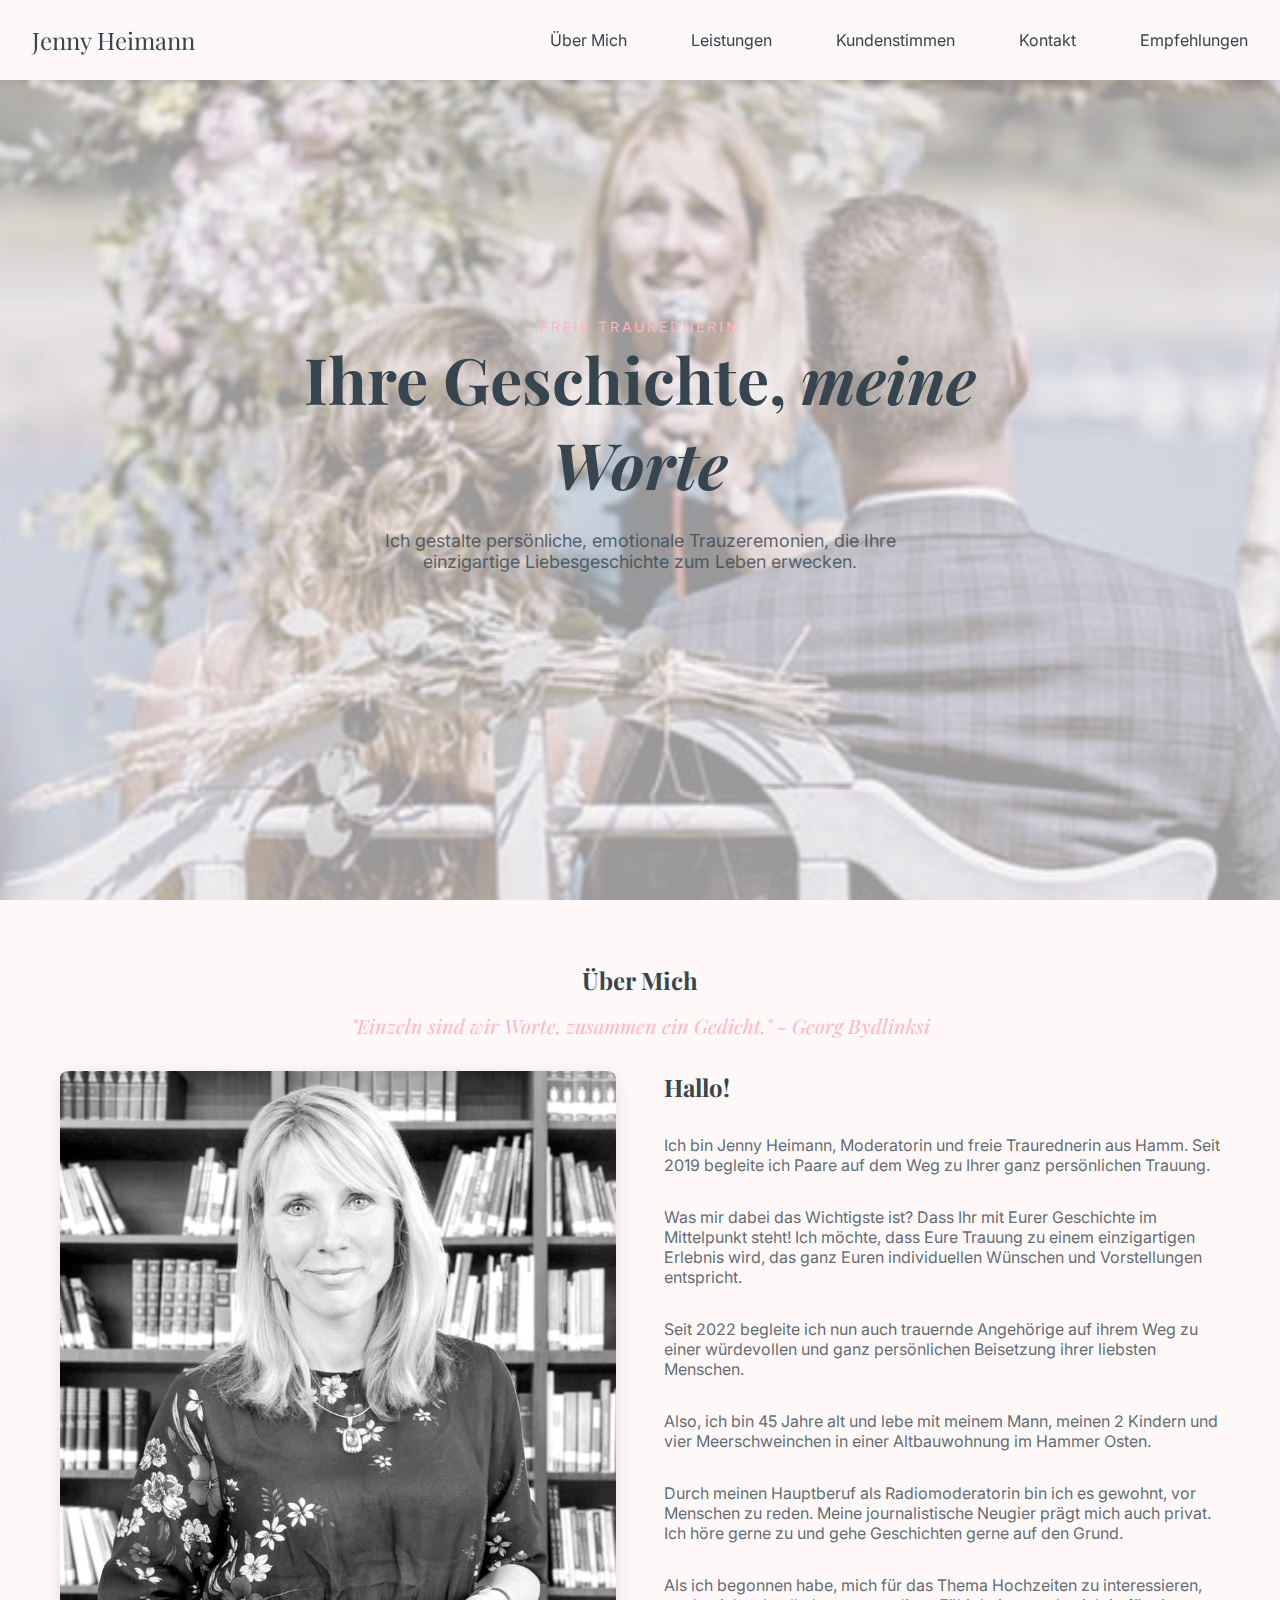
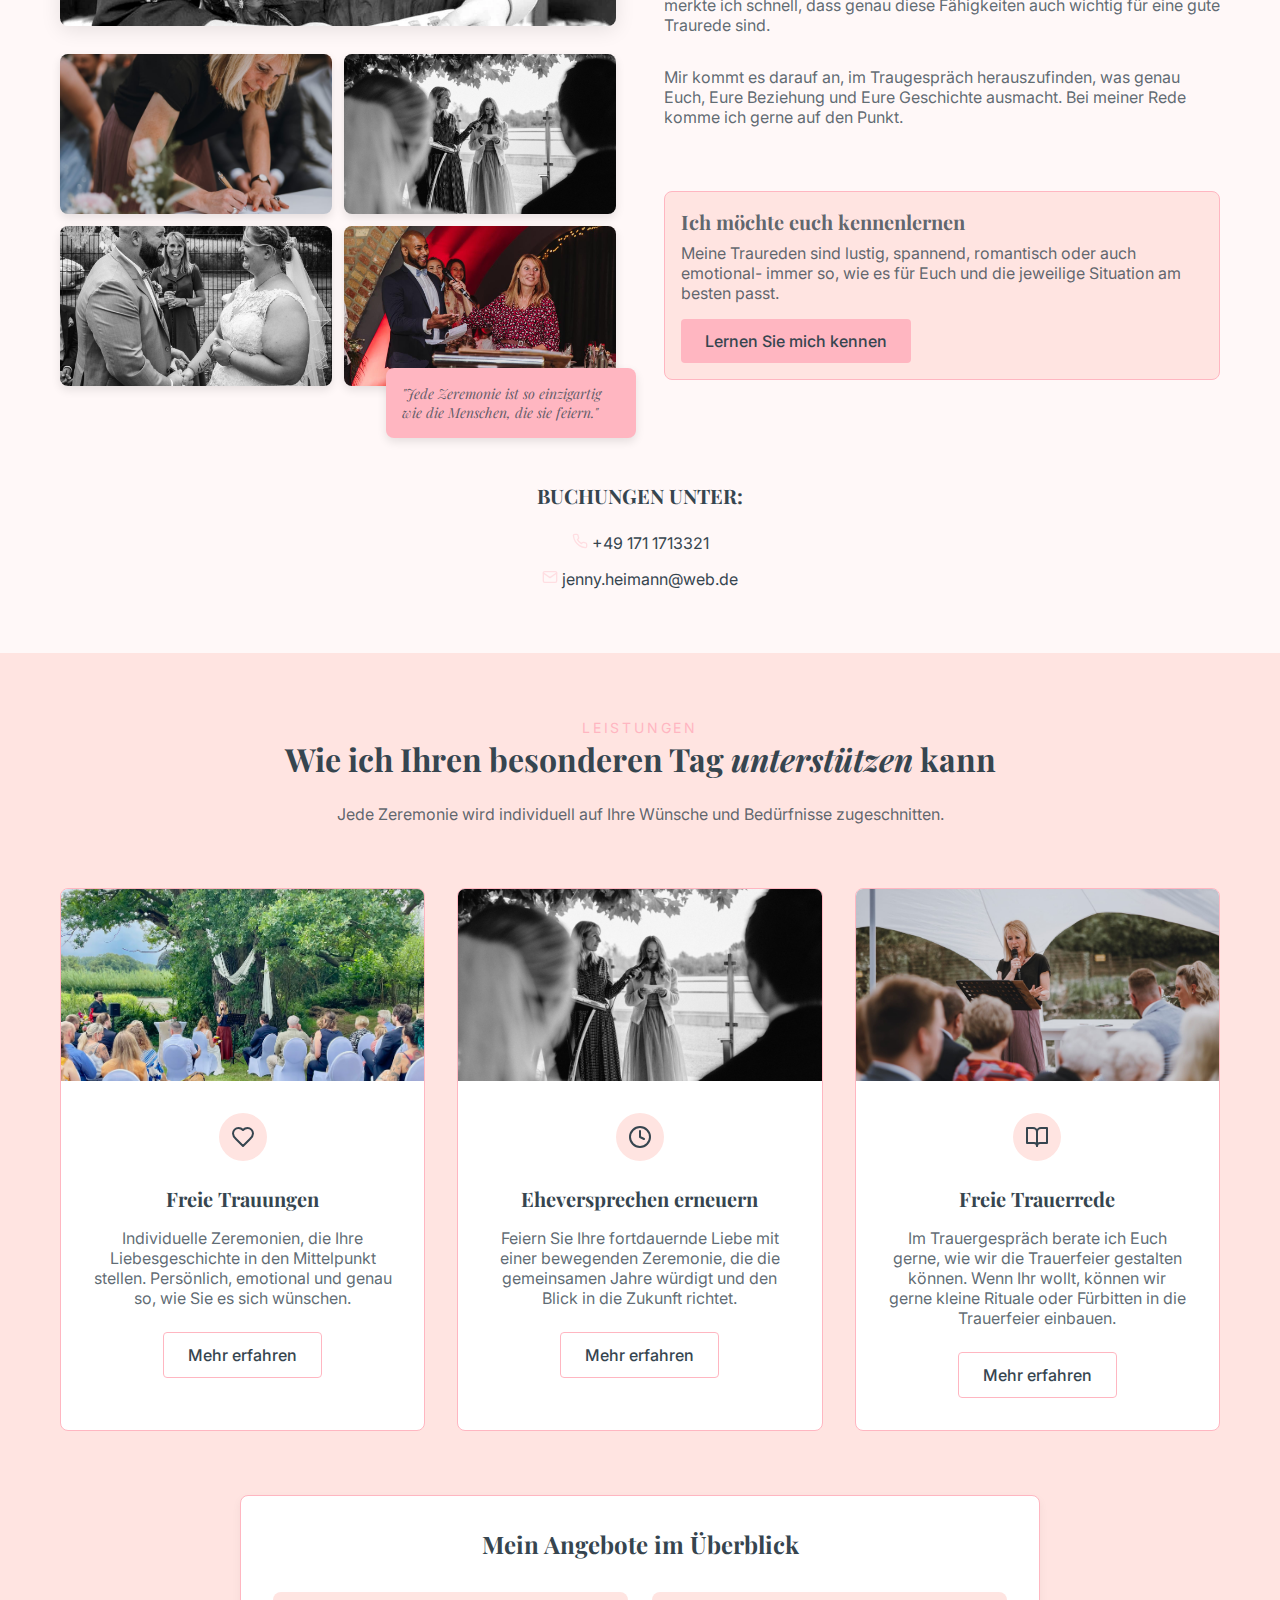
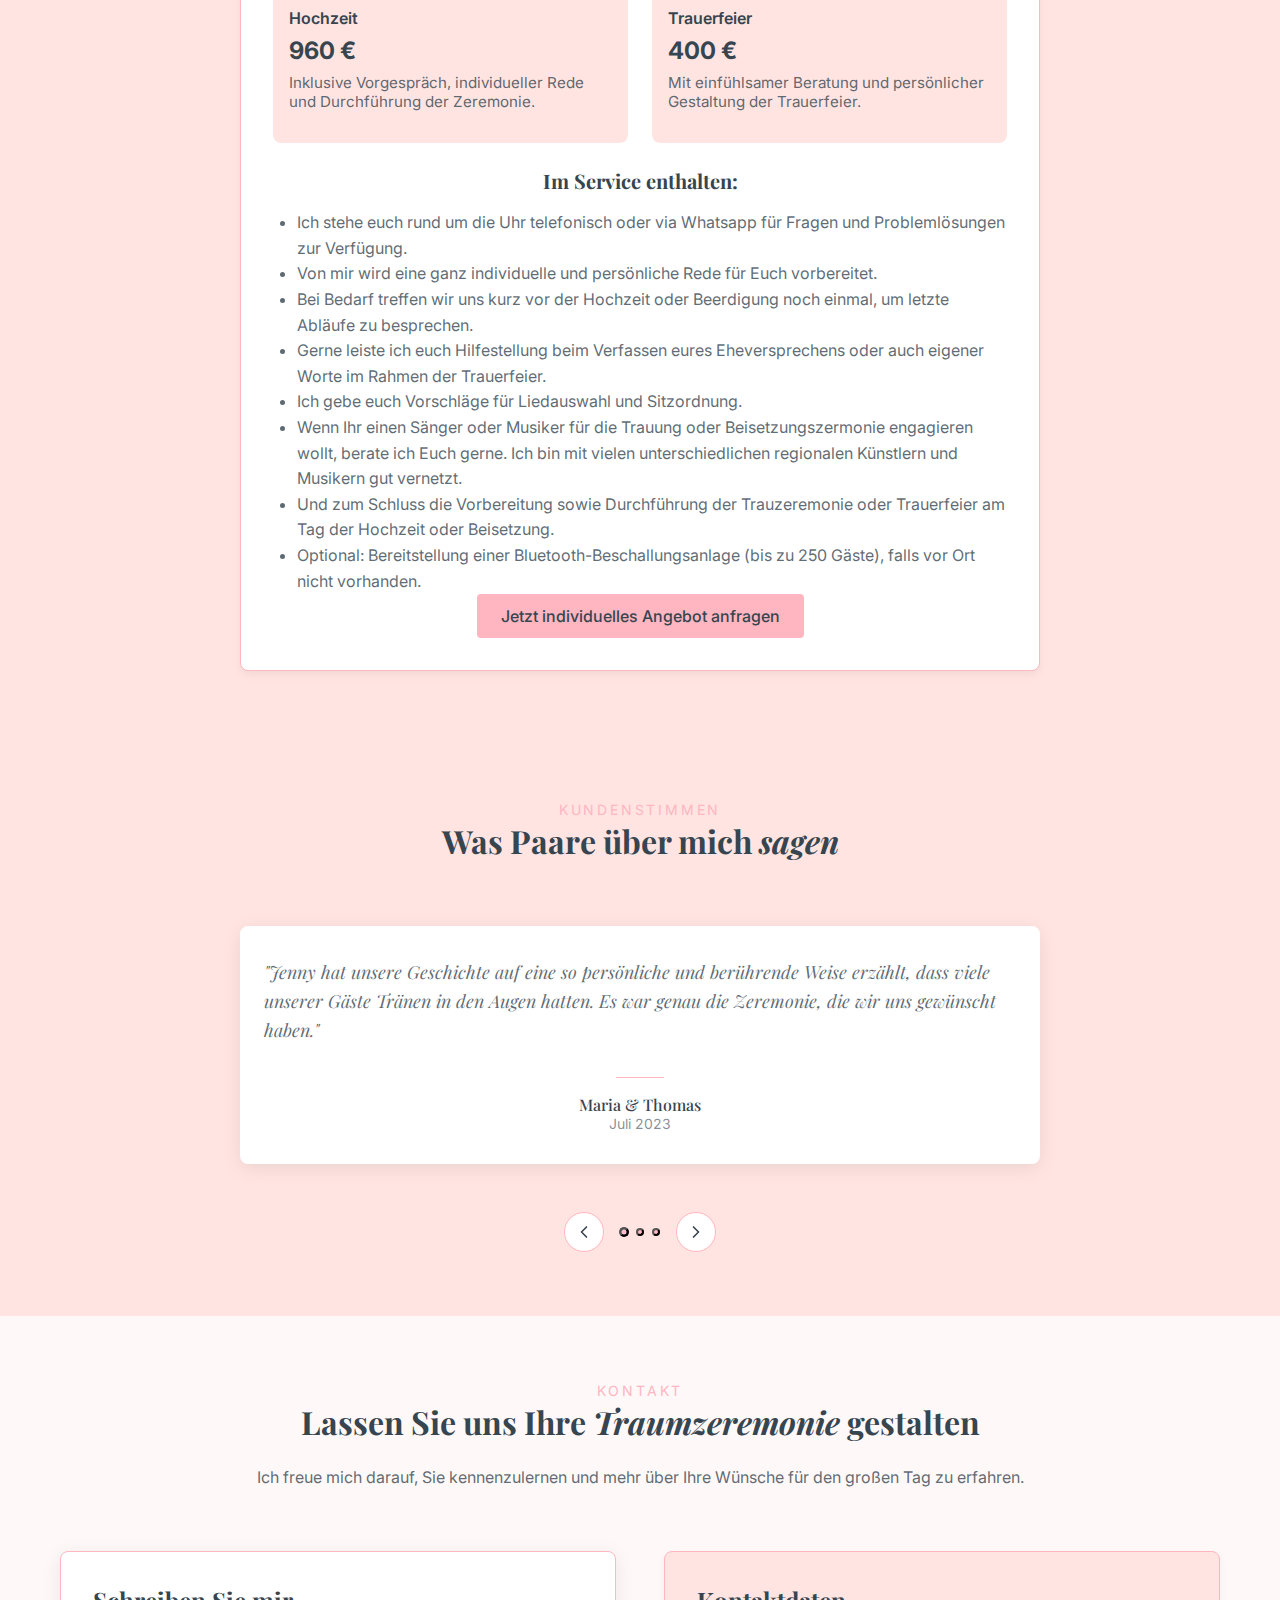
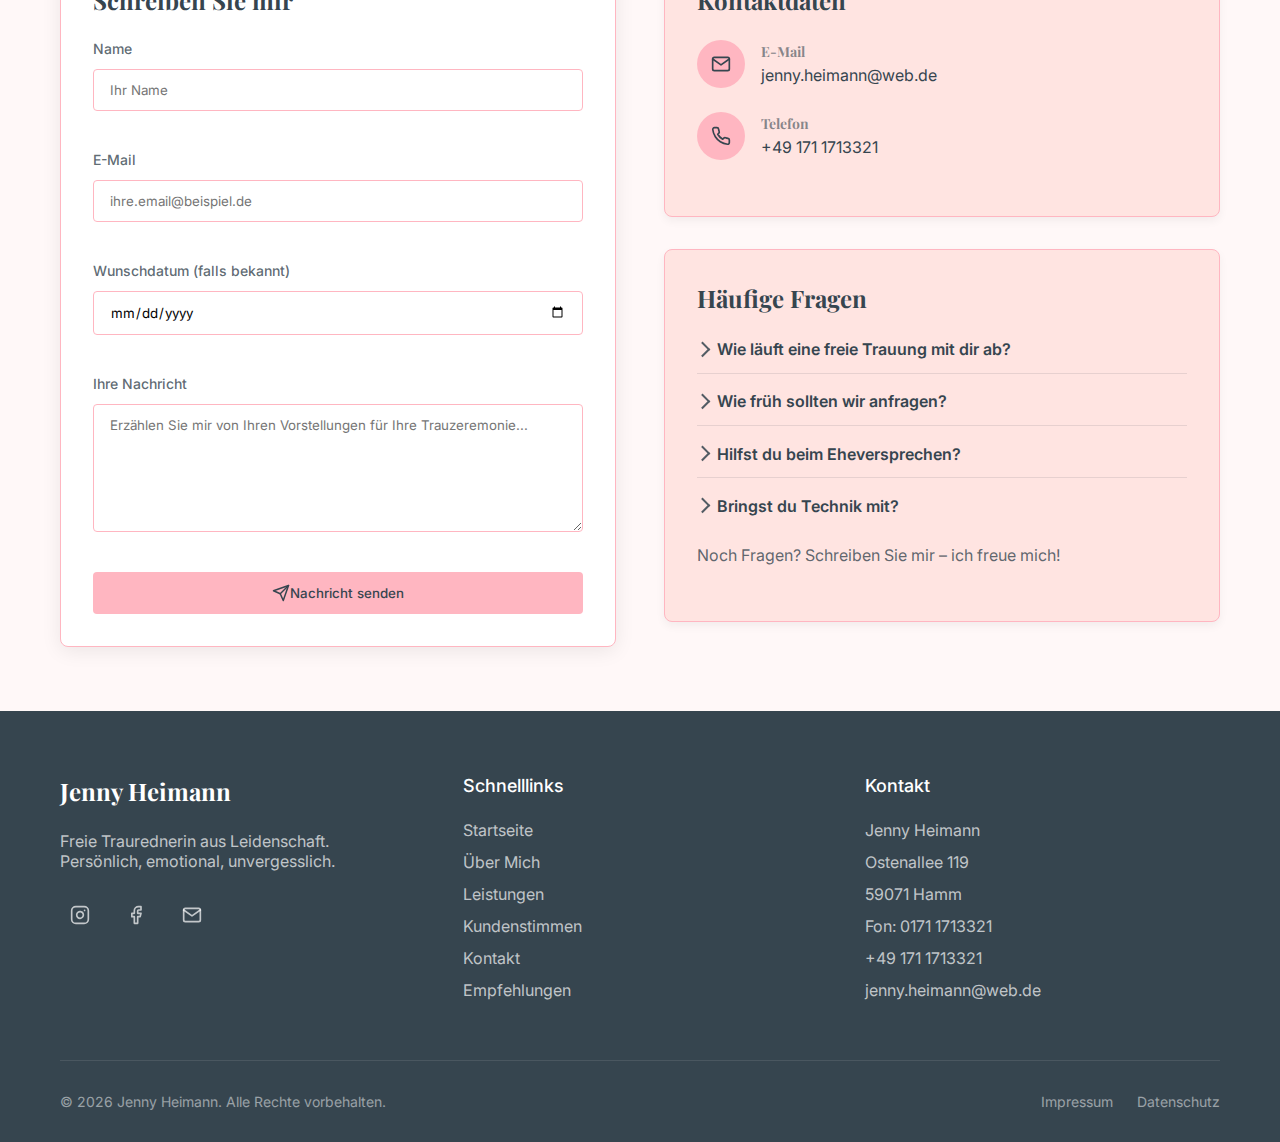
<file: index.html>
<!DOCTYPE html>
<html lang="de">
    <link rel="stylesheet" href="styles.css">
<head>
  <meta charset="UTF-8">
  <meta name="viewport" content="width=device-width, initial-scale=1.0">
  <meta name="description" content="Jenny Heimann - Freie Traurednerin. Persönliche und emotionale Trauzeremonien.">
  <meta name="keywords" content="Freie Traurednerin, Hochzeit, Trauzeremonie, Jenny Heimann">
  <meta name="author" content="Jenny Heimann">
  <title>Jenny Heimann - Freie Traurednerin</title>
  <link href="https://fonts.googleapis.com/css2?family=Playfair+Display:wght@400;500;600;700&display=swap" rel="stylesheet">
  <link href="https://fonts.googleapis.com/css2?family=Inter:wght@300;400;500;600&display=swap" rel="stylesheet">
</head>
<body>
  <!-- Header & Navigation -->
  <header>
    <div class="navbar">
      <a href="#home" class="logo">Jenny Heimann</a>

      <nav class="nav-links">
        <a href="index.html#about">Über Mich</a>
        <a href="index.html#services">Leistungen</a>
        <a href="index.html#testimonials">Kundenstimmen</a>
        <a href="index.html#contact">Kontakt</a>
        <a href="Empfehlungen.html">Empfehlungen</a>
      </nav>

      <button class="menu-btn" id="menuBtn">
        <svg xmlns="http://www.w3.org/2000/svg" width="24" height="24" viewBox="0 0 24 24" fill="none" stroke="currentColor" stroke-width="2" stroke-linecap="round" stroke-linejoin="round"><line x1="3" y1="12" x2="21" y2="12"></line><line x1="3" y1="6" x2="21" y2="6"></line><line x1="3" y1="18" x2="21" y2="18"></line></svg>
      </button>
    </div>
  </header>

  <!-- Mobile Menu -->
  <div class="mobile-menu" id="mobileMenu">
    <button class="close-btn" id="closeBtn">
      <svg xmlns="http://www.w3.org/2000/svg" width="24" height="24" viewBox="0 0 24 24" fill="none" stroke="currentColor" stroke-width="2" stroke-linecap="round" stroke-linejoin="round"><line x1="18" y1="6" x2="6" y2="18"></line><line x1="6" y1="6" x2="18" y2="18"></line></svg>
    </button>
    <a href="#home" class="mobile-link">Startseite</a>
    <a href="#about" class="mobile-link">Über Mich</a>
    <a href="#services" class="mobile-link">Leistungen</a>
    <a href="#testimonials" class="mobile-link">Kundenstimmen</a>
    <a href="#contact" class="mobile-link">Kontakt</a>
    <a href="Empfehlungen.html">Empfehlungen</a>
  </div>

  <!-- Hero Section -->
  <section id="home" class="hero">
    <div class="hero-overlay"></div>

    <div class="hero-content text-center">
      <span class="hero-subtitle">Freie Traurednerin</span>
      <h1 class="hero-title">Ihre Geschichte, <span class="italic">meine Worte</span></h1>
      <p class="hero-description">Ich gestalte persönliche, emotionale Trauzeremonien, die Ihre einzigartige Liebesgeschichte zum Leben erwecken.</p>

      <div class="btn-group">
        <a href="#contact" class="btn btn-primary">Gespräch vereinbaren</a>
        <a href="#about" class="btn btn-outline">Mehr über mich</a>
      </div>
    </div>
  </section>

  <!-- About Section -->
  <section id="about" class="about">
    <div class="container">
      <div class="text-center mb-4">
        <h2 class="text-3xl font-playfair mb-4 text-charcoal">Über Mich</h2>
        <p class="quote mb-6">
          "Einzeln sind wir Worte, zusammen ein Gedicht." - Georg Bydlinksi
        </p>
      </div>

      <div class="about-container">
        <div class="about-image-container">
          <img src="images/Jenny_in_der_bib.webp"
            alt="Jenny outdoors"
            class="about-main-image"
          >
          <div class="about-quote-box">
            <p class="about-quote-text">
              "Jede Zeremonie ist so einzigartig wie die Menschen, die sie feiern."
            </p>
          </div>

          <div class="about-gallery">
            <!-- tes 2 images existantes -->
            <img src="images/Jenny_unterschrift.JPG" alt="Jenny Heimann bei einer Zeremonie" loading="lazy" width="600" height="400">
            <img src="images/jenny_at_weding_with mic.webp" alt="Jenny Heimann Porträt" loading="lazy" width="600" height="400">
          
            <!-- +2 images visibles seulement sur desktop -->
            <img class="desktop-only" src="images/Jenny_at_weding 2.webp" alt="Moment de cérémonie" loading="lazy" width="600" height="400">
            <img class="desktop-only" src="images/f8d0a210-eca6-4581-87a4-c58d6b8ac0fe.JPG" alt="Couple pendant la cérémonie" loading="lazy" width="600" height="400">
          </div>

        </div>

        <div class="about-text">
          <h3>Hallo!</h3>
          <p>
            Ich bin Jenny Heimann, Moderatorin und freie Traurednerin aus Hamm.
            Seit 2019 begleite ich Paare auf dem Weg zu Ihrer ganz persönlichen Trauung.
          </p>
          <p>
            Was mir dabei das Wichtigste ist?
            Dass Ihr mit Eurer Geschichte im Mittelpunkt steht!
            Ich möchte, dass Eure Trauung zu einem einzigartigen Erlebnis wird, das ganz Euren individuellen Wünschen und Vorstellungen entspricht.
          </p>
          <p>
            Seit 2022 begleite ich nun auch trauernde Angehörige auf ihrem Weg zu einer würdevollen und ganz persönlichen Beisetzung ihrer liebsten Menschen.
          </p>
          <p>
            Also, ich bin 45 Jahre alt und lebe mit meinem Mann, meinen 2 Kindern und vier Meerschweinchen in einer Altbauwohnung im Hammer Osten.
          </p>
          <p>
            Durch meinen Hauptberuf als Radiomoderatorin bin ich es gewohnt, vor Menschen zu reden. Meine journalistische Neugier prägt mich auch privat. Ich höre gerne zu und gehe Geschichten gerne auf den Grund.
          </p>
          <p>
            Als ich begonnen habe, mich für das Thema Hochzeiten zu interessieren, merkte ich schnell, dass genau diese Fähigkeiten auch wichtig für eine gute Traurede sind.
          </p>
          <p>
Mir kommt es darauf an, im Traugespräch herauszufinden, was genau Euch, Eure Beziehung und Eure Geschichte ausmacht. Bei meiner Rede komme ich gerne auf den Punkt.           </p>
          <div class="contact-box">
            <h4>Ich möchte euch kennenlernen</h4>
            <p class="mb-4">
              Meine Traureden sind lustig, spannend, romantisch oder auch emotional- immer so, wie es für Euch und die jeweilige Situation am besten passt.            </p>
            <a href="#contact" class="btn btn-primary">Lernen Sie mich kennen</a>
          </div>
        </div>
      </div>

      <div class="contact-info">
        <h3>BUCHUNGEN UNTER:</h3>
        <div class="contact-details">
          <div>
            <svg xmlns="http://www.w3.org/2000/svg" width="16" height="16" viewBox="0 0 24 24" fill="none" stroke="#FFDEE2" stroke-width="2" stroke-linecap="round" stroke-linejoin="round"><path d="M22 16.92v3a2 2 0 0 1-2.18 2 19.79 19.79 0 0 1-8.63-3.07 19.5 19.5 0 0 1-6-6 19.79 19.79 0 0 1-3.07-8.67A2 2 0 0 1 4.11 2h3a2 2 0 0 1 2 1.72 12.84 12.84 0 0 0 .7 2.81 2 2 0 0 1-.45 2.11L8.09 9.91a16 16 0 0 0 6 6l1.27-1.27a2 2 0 0 1 2.11-.45 12.84 12.84 0 0 0 2.81.7A2 2 0 0 1 22 16.92z"></path></svg>
            <span>+49 171 1713321</span>
          </div>
          <div>
            <svg xmlns="http://www.w3.org/2000/svg" width="16" height="16" viewBox="0 0 24 24" fill="none" stroke="#FFDEE2" stroke-width="2" stroke-linecap="round" stroke-linejoin="round"><path d="M4 4h16c1.1 0 2 .9 2 2v12c0 1.1-.9 2-2 2H4c-1.1 0-2-.9-2-2V6c0-1.1.9-2 2-2z"></path><polyline points="22,6 12,13 2,6"></polyline></svg>
            <span>jenny.heimann@web.de</span>
          </div>
        </div>
      </div>
    </div>
  </section>

  <!-- Services Section -->
  <section id="services" class="services">
    <div class="container">
      <div class="services-header">
        <span class="services-subtitle">Leistungen</span>
        <h2 class="services-title">Wie ich Ihren besonderen Tag <span class="italic">unterstützen</span> kann</h2>
        <p class="services-description">
          Jede Zeremonie wird individuell auf Ihre Wünsche und Bedürfnisse zugeschnitten.
        </p>
      </div>

      <div class="services-grid">
        <div class="service-card">
          <img
            src="images/cf0f28c6-2fd9-4e42-9728-6dda192f148f.JPG"
            alt="Jenny outdoors"
            class="service-image"
          >
          <div class="service-content">
            <div class="service-icon">
              <svg viewBox="0 0 24 24" fill="none" xmlns="http://www.w3.org/2000/svg"><path d="M19 14c1.49-1.46 3-3.21 3-5.5A5.5 5.5 0 0 0 16.5 3c-1.76 0-3 .5-4.5 2-1.5-1.5-2.74-2-4.5-2A5.5 5.5 0 0 0 2 8.5c0 2.3 1.5 4.05 3 5.5l7 7Z" stroke="currentColor" stroke-width="2" stroke-linecap="round" stroke-linejoin="round"/></svg>
            </div>
            <h3 class="service-title">Freie Trauungen</h3>
            <p class="service-description">
              Individuelle Zeremonien, die Ihre Liebesgeschichte in den Mittelpunkt stellen. Persönlich, emotional und genau so, wie Sie es sich wünschen.
            </p>
            <a href="#contact" class="btn btn-outline">Mehr erfahren</a>
          </div>
        </div>

        <div class="service-card">
          <img
            src="images/jenny_at_weding_with mic.webp"
            alt="Jenny outdoors"
            class="service-image"
          >
          <div class="service-content">
            <div class="service-icon">
              <svg viewBox="0 0 24 24" fill="none" xmlns="http://www.w3.org/2000/svg"><circle cx="12" cy="12" r="10" stroke="currentColor" stroke-width="2" stroke-linecap="round" stroke-linejoin="round"/><polyline points="12 6 12 12 16 14" stroke="currentColor" stroke-width="2" stroke-linecap="round" stroke-linejoin="round"/></svg>
            </div>
            <h3 class="service-title">Eheversprechen erneuern</h3>
            <p class="service-description">
              Feiern Sie Ihre fortdauernde Liebe mit einer bewegenden Zeremonie, die die gemeinsamen Jahre würdigt und den Blick in die Zukunft richtet.
            </p>
            <a href="#contact" class="btn btn-outline">Mehr erfahren</a>
          </div>
        </div>

        <div class="service-card">
          <img
            src="images/c15062fb-1a4c-4d11-8bcc-3dd1e8972341.JPG"
            alt="Jenny outdoors"
            class="service-image"
          >
          <div class="service-content">
            <div class="service-icon">
              <svg viewBox="0 0 24 24" fill="none" xmlns="http://www.w3.org/2000/svg"><path d="M2 3h6a4 4 0 0 1 4 4v14a3 3 0 0 0-3-3H2z" stroke="currentColor" stroke-width="2" stroke-linecap="round" stroke-linejoin="round"/><path d="M22 3h-6a4 4 0 0 0-4 4v14a3 3 0 0 1 3-3h7z" stroke="currentColor" stroke-width="2" stroke-linecap="round" stroke-linejoin="round"/></svg>
            </div>
            <h3 class="service-title">Freie Trauerrede</h3>
            <p class="service-description">
              Im Trauergespräch berate ich Euch gerne, wie wir die Trauerfeier gestalten können. Wenn Ihr wollt, können wir gerne kleine Rituale oder Fürbitten in die Trauerfeier einbauen.
            </p>
            <a href="#contact" class="btn btn-outline">Mehr erfahren</a>
          </div>
        </div>
      </div>

      <div class="pricing-box">
        <h3 class="pricing-title">Mein Angebote im Überblick</h3>
        <div class="pricing-grid">
          <div class="pricing-item">
            <p class="pricing-heading">Hochzeit</p>
            <p class="pricing-price">960 €</p>
            <p class="pricing-desc">Inklusive Vorgespräch, individueller Rede und Durchführung der Zeremonie.</p>
          </div>
          <div class="pricing-item">
            <p class="pricing-heading">Trauerfeier</p>
            <p class="pricing-price">400 €</p>
            <p class="pricing-desc">Mit einfühlsamer Beratung und persönlicher Gestaltung der Trauerfeier.</p>
          </div>
        </div>
        <div class="pricing-additional">
          <h4>Im Service enthalten:</h4>
          <ul class="pricing-list">
            <li>Ich stehe euch rund um die Uhr telefonisch oder via Whatsapp für Fragen und Problemlösungen zur Verfügung.</li>
            <li>Von mir wird eine ganz individuelle und persönliche Rede für Euch vorbereitet.</li>
            <li>Bei Bedarf treffen wir uns kurz vor der Hochzeit oder Beerdigung noch einmal, um letzte Abläufe zu besprechen.</li>
            <li>Gerne leiste ich euch Hilfestellung beim Verfassen eures Eheversprechens oder auch eigener Worte im Rahmen der Trauerfeier.</li>
            <li>Ich gebe euch Vorschläge für Liedauswahl und Sitzordnung.</li>
            <li>Wenn Ihr einen Sänger oder Musiker für die Trauung oder Beisetzungszermonie engagieren wollt, berate ich Euch gerne. Ich bin mit vielen unterschiedlichen regionalen Künstlern und Musikern gut vernetzt. </li>
            <li>Und zum Schluss die Vorbereitung sowie Durchführung der Trauzeremonie oder Trauerfeier am Tag der Hochzeit oder Beisetzung.            </li>
            <li>Optional: Bereitstellung einer Bluetooth-Beschallungsanlage (bis zu 250 Gäste), falls vor Ort nicht vorhanden.</li>
          </ul>
        </div>
        <div class="text-center">
          <a href="#contact" class="btn btn-primary">Jetzt individuelles Angebot anfragen</a>
        </div>
      </div>
      
    </div>
  </section>

  <!-- Testimonials Section -->
  <section id="testimonials" class="testimonials">
    <div class="container">
      <div class="testimonials-header">
        <span class="testimonials-subtitle">Kundenstimmen</span>
        <h2 class="testimonials-title">Was Paare über mich <span class="italic">sagen</span></h2>
      </div>

      <div class="testimonial-card">
        <div class="testimonial-content">
          <p class="testimonial-text" id="testimonialText">
            "Jenny hat unsere Geschichte auf eine so persönliche und berührende Weise erzählt, dass viele unserer Gäste Tränen in den Augen hatten. Es war genau die Zeremonie, die wir uns gewünscht haben."
          </p>
          <div class="testimonial-author">
            <div class="testimonial-divider"></div>
            <h4 class="testimonial-name" id="testimonialName">Maria & Thomas</h4>
            <p class="testimonial-date" id="testimonialDate">Juli 2023</p>
          </div>
        </div>
      </div>

      <div class="testimonials-nav">
        <button class="testimonial-nav-btn" id="prevBtn">
          <svg xmlns="http://www.w3.org/2000/svg" width="20" height="20" viewBox="0 0 24 24" fill="none" stroke="currentColor" stroke-width="2" stroke-linecap="round" stroke-linejoin="round"><polyline points="15 18 9 12 15 6"></polyline></svg>
        </button>

        <div class="testimonial-indicators" id="testimonialDots">
          <button class="testimonial-dot active" data-index="0"></button>
          <button class="testimonial-dot" data-index="1"></button>
          <button class="testimonial-dot" data-index="2"></button>
        </div>

        <button class="testimonial-nav-btn" id="nextBtn">
          <svg xmlns="http://www.w3.org/2000/svg" width="20" height="20" viewBox="0 0 24 24" fill="none" stroke="currentColor" stroke-width="2" stroke-linecap="round" stroke-linejoin="round"><polyline points="9 18 15 12 9 6"></polyline></svg>
        </button>
      </div>
    </div>
  </section>

  <!-- Contact Section -->
  <section id="contact" class="contact">
    <div class="container">
      <div class="contact-header">
        <span class="contact-subtitle">Kontakt</span>
        <h2 class="contact-title">Lassen Sie uns Ihre <span class="italic">Traumzeremonie</span> gestalten</h2>
        <p class="contact-description">
          Ich freue mich darauf, Sie kennenzulernen und mehr über Ihre Wünsche für den großen Tag zu erfahren.
        </p>
      </div>

      <div class="contact-container">
        <div class="contact-form-container">
          <h3 class="contact-form-title">Schreiben Sie mir</h3>

          <form id="contactForm" class="contact-form" action="https://formspree.io/f/mkgjzglk" method="POST">
            <div class="form-group">
              <label for="name" class="form-label">Name</label>
              <input
                type="text"
                id="name"
                name="name"
                class="form-input"
                placeholder="Ihr Name"
                required
              >
            </div>
          
            <div class="form-group">
              <label for="email" class="form-label">E-Mail</label>
              <input
                type="email"
                id="email"
                name="email"
                class="form-input"
                placeholder="ihre.email@beispiel.de"
                required
              >
            </div>
          
            <div class="form-group">
              <label for="date" class="form-label">Wunschdatum (falls bekannt)</label>
              <input
                type="date"
                id="date"
                name="date"
                class="form-input"
              >
            </div>
          
            <div class="form-group">
              <label for="message" class="form-label">Ihre Nachricht</label>
              <textarea
                id="message"
                name="message"
                class="form-textarea"
                placeholder="Erzählen Sie mir von Ihren Vorstellungen für Ihre Trauzeremonie..."
                required
              ></textarea>
            </div>
            <button type="submit" class="btn btn-primary" id="submitBtn">
              <svg xmlns="http://www.w3.org/2000/svg" width="18" height="18" viewBox="0 0 24 24" fill="none" stroke="currentColor" stroke-width="2" stroke-linecap="round" stroke-linejoin="round" class="mr-2">
                <line x1="22" y1="2" x2="11" y2="13"></line>
                <polygon points="22 2 15 22 11 13 2 9 22 2"></polygon>
              </svg>
              Nachricht senden
            </button>
          </form>
        </div>
          

        <div class="contact-info-container">
          <div class="contact-info-card">
            <h3 class="contact-info-title">Kontaktdaten</h3>

            <div class="contact-info-item">
              <div class="contact-info-icon">
                <svg xmlns="http://www.w3.org/2000/svg" viewBox="0 0 24 24" fill="none" stroke="currentColor" stroke-width="2" stroke-linecap="round" stroke-linejoin="round"><path d="M4 4h16c1.1 0 2 .9 2 2v12c0 1.1-.9 2-2 2H4c-1.1 0-2-.9-2-2V6c0-1.1.9-2 2-2z"></path><polyline points="22,6 12,13 2,6"></polyline></svg>
              </div>
              <div class="contact-info-content">
                <h4>E-Mail</h4>
                <a href="mailto:jenny.heimann@web.de">jenny.heimann@web.de</a>
              </div>
            </div>

            <div class="contact-info-item">
              <div class="contact-info-icon">
                <svg xmlns="http://www.w3.org/2000/svg" viewBox="0 0 24 24" fill="none" stroke="currentColor" stroke-width="2" stroke-linecap="round" stroke-linejoin="round"><path d="M22 16.92v3a2 2 0 0 1-2.18 2 19.79 19.79 0 0 1-8.63-3.07 19.5 19.5 0 0 1-6-6 19.79 19.79 0 0 1-3.07-8.67A2 2 0 0 1 4.11 2h3a2 2 0 0 1 2 1.72 12.84 12.84 0 0 0 .7 2.81 2 2 0 0 1-.45 2.11L8.09 9.91a16 16 0 0 0 6 6l1.27-1.27a2 2 0 0 1 2.11-.45 12.84 12.84 0 0 0 2.81.7A2 2 0 0 1 22 16.92z"></path></svg>
              </div>
              <div class="contact-info-content">
                <h4>Telefon</h4>
                <a href="tel:+4917117133212">+49 171 1713321</a>
              </div>
            </div>
          </div>

          <div class="availability-card">
            <h3 class="availability-title">Häufige Fragen</h3>
          
            <details>
              <summary>Wie läuft eine freie Trauung mit dir ab?</summary>
              <p>Kennenlerngespräch → Fragebogen → Traugespräch (ca. 6–8 Wochen vorher) → individuelle Rede → Zeremonie vor Ort.</p>
            </details>
          
            <details>
              <summary>Wie früh sollten wir anfragen?</summary>
              <p>Je früher, desto besser. Besonders Samstage in der Saison sind schnell vergeben.</p>
            </details>
          
            <details>
              <summary>Hilfst du beim Eheversprechen?</summary>
              <p>Ja, gerne – ich gebe Struktur, Beispiele und Feedback.</p>
            </details>
          
            <details>
              <summary>Bringst du Technik mit?</summary>
              <p>Auf Wunsch bringe ich eine Bluetooth-Beschallungsanlage (bis ca. 250 Gäste) mit.</p>
            </details>
          
            <p class="availability-description" style="margin-top:1rem;">
              Noch Fragen? Schreiben Sie mir – ich freue mich!
            </p>

          </div>
          
        </div>
      </div>
    </div>
  </section>

  <!-- Footer -->
  <footer class="footer">
    <div class="container">
      <div class="footer-container">
        <div class="footer-column">
          <h3>Jenny Heimann</h3>
          <p class="footer-description">
            Freie Traurednerin aus Leidenschaft. Persönlich, emotional, unvergesslich.
          </p>
          <div class="social-links">
            <a href="https://www.instagram.com/traurednerin_jenny_heimann/" class="social-link" aria-label="Instagram">
              <svg xmlns="http://www.w3.org/2000/svg" viewBox="0 0 24 24" fill="none" stroke="currentColor" stroke-width="2" stroke-linecap="round" stroke-linejoin="round"><rect x="2" y="2" width="20" height="20" rx="5" ry="5"></rect><path d="M16 11.37A4 4 0 1 1 12.63 8 4 4 0 0 1 16 11.37z"></path><line x1="17.5" y1="6.5" x2="17.51" y2="6.5"></line></svg>
            </a>
            <a href="https://www.facebook.com/nachtsimbuchladen?locale=de_DE" class="social-link" aria-label="Facebook">
              <svg xmlns="http://www.w3.org/2000/svg" viewBox="0 0 24 24" fill="none" stroke="currentColor" stroke-width="2" stroke-linecap="round" stroke-linejoin="round"><path d="M18 2h-3a5 5 0 0 0-5 5v3H7v4h3v8h4v-8h3l1-4h-4V7a1 1 0 0 1 1-1h3z"></path></svg>
            </a>
            <a href="mailto:jenny.heimann@web.de" class="social-link" aria-label="E-Mail">
              <svg xmlns="http://www.w3.org/2000/svg" viewBox="0 0 24 24" fill="none" stroke="currentColor" stroke-width="2" stroke-linecap="round" stroke-linejoin="round"><path d="M4 4h16c1.1 0 2 .9 2 2v12c0 1.1-.9 2-2 2H4c-1.1 0-2-.9-2-2V6c0-1.1.9-2 2-2z"></path><polyline points="22,6 12,13 2,6"></polyline></svg>
            </a>
          </div>
        </div>

        <div class="footer-column">
          <h4>Schnelllinks</h4>
          <nav class="footer-links">
            <a href="#home" class="footer-link">Startseite</a>
            <a href="#about" class="footer-link">Über Mich</a>
            <a href="#services" class="footer-link">Leistungen</a>
            <a href="#testimonials" class="footer-link">Kundenstimmen</a>
            <a href="#contact" class="footer-link">Kontakt</a>
            <a href="Empfehlungen.html" class="footer-link">Empfehlungen</a>
          </nav>
        </div>

        <div class="footer-column">
          <h4>Kontakt</h4>
          <address class="footer-address">
            <p>Jenny Heimann</p>
            <a href="https://www.google.com/maps/place/Ostenallee+119,+59071+Hamm,+Allemagne/@51.6909809,7.852456,81m/data=!3m1!1e3!4m6!3m5!1s0x47b976a38373e78f:0x8baa664f721cd917!8m2!3d51.6909726!4d7.8526447!16s%2Fg%2F11c21fs02n?entry=ttu&g_ep=EgoyMDI1MDMxOS4yIKXMDSoASAFQAw%3D%3D">
            <p>Ostenallee 119</p>
            <p>59071 Hamm</p>
            </a>
            <p class="mb-4">Fon: 0171 1713321</p>
            <p>
              <a href="tel:+4917117133212">+49 171 1713321</a>
            </p>
            <p>
              <a href="mailto:jenny.heimann@web.de">jenny.heimann@web.de</a>
            </p>
          </address>
        </div>
      </div>

      <div class="footer-bottom">
        <p class="footer-copyright">
          &copy; <span id="currentYear">2023</span> Jenny Heimann. Alle Rechte vorbehalten.
        </p>
        <div class="footer-legal">
          <a href="impresum.html" class="footer-legal-link">Impressum</a>
          <a href="datenschutz.html" class="footer-legal-link">Datenschutz</a>
        </div>
      </div>
    </div>

    <button id="backToTop" class="back-to-top" aria-label="Zum Seitenanfang">
      <svg xmlns="http://www.w3.org/2000/svg" viewBox="0 0 24 24" fill="none" stroke="currentColor" stroke-width="2" stroke-linecap="round" stroke-linejoin="round"><polyline points="18 15 12 9 6 15"></polyline></svg>
    </button>
  </footer>

  <script>
    // Mobile Menu
    const menuBtn = document.getElementById('menuBtn');
    const closeBtn = document.getElementById('closeBtn');
    const mobileMenu = document.getElementById('mobileMenu');
    const mobileLinks = document.querySelectorAll('.mobile-link');
  
    menuBtn.addEventListener('click', () => {
      mobileMenu.classList.add('active');
    });
  
    closeBtn.addEventListener('click', () => {
      mobileMenu.classList.remove('active');
    });
  
    mobileLinks.forEach(link => {
      link.addEventListener('click', () => {
        mobileMenu.classList.remove('active');
      });
    });
  
    // Testimonials
    const testimonials = [
      {
        quote: "Jenny hat unsere Geschichte auf eine so persönliche und berührende Weise erzählt, dass viele unserer Gäste Tränen in den Augen hatten. Es war genau die Zeremonie, die wir uns gewünscht haben.",
        name: "Maria & Thomas",
        date: "Juli 2023"
      },
      {
        quote: "Die Zeremonie war der emotionale Höhepunkt unserer Hochzeit. Jenny hat es geschafft, unsere Persönlichkeiten und Geschichte perfekt einzufangen. Wir sind unendlich dankbar!",
        name: "Sophie & Marc",
        date: "September 2022"
      },
      {
        quote: "Wir wollten etwas Besonderes, etwas, das uns als Paar widerspiegelt. Jenny hat uns von Anfang an verstanden und eine Zeremonie gestaltet, die authentisch und einzigartig war.",
        name: "Lukas & Anna",
        date: "Mai 2023"
      }
    ];
  
    let currentTestimonial = 0;
    const testimonialText = document.getElementById('testimonialText');
    const testimonialName = document.getElementById('testimonialName');
    const testimonialDate = document.getElementById('testimonialDate');
    const prevBtn = document.getElementById('prevBtn');
    const nextBtn = document.getElementById('nextBtn');
    const dots = document.querySelectorAll('.testimonial-dot');
  
    function showTestimonial(index) {
      testimonialText.textContent = testimonials[index].quote;
      testimonialName.textContent = testimonials[index].name;
      testimonialDate.textContent = testimonials[index].date;
  
      dots.forEach((dot, i) => {
        dot.classList.toggle('active', i === index);
      });
  
      currentTestimonial = index;
    }
  
    prevBtn.addEventListener('click', () => {
      currentTestimonial = (currentTestimonial - 1 + testimonials.length) % testimonials.length;
      showTestimonial(currentTestimonial);
    });
  
    nextBtn.addEventListener('click', () => {
      currentTestimonial = (currentTestimonial + 1) % testimonials.length;
      showTestimonial(currentTestimonial);
    });
  
    dots.forEach((dot, index) => {
      dot.addEventListener('click', () => {
        showTestimonial(index);
      });
    });
  
    // ✅ Contact Form - real submission to Formspree
    const contactForm = document.getElementById('contactForm');
    const submitBtn = document.getElementById('submitBtn');
  
    contactForm.addEventListener('submit', (e) => {
      e.preventDefault();
  
      const originalBtnText = submitBtn.innerHTML;
      submitBtn.innerHTML = '<div class="spinner"></div> Wird gesendet...';
      submitBtn.disabled = true;
  
      const formData = new FormData(contactForm);
  
      fetch(contactForm.action, {
        method: 'POST',
        body: formData,
        headers: {
          'Accept': 'application/json'
        }
      })
      .then(response => {
        if (response.ok) {
          contactForm.reset();
          alert('Vielen Dank für Ihre Nachricht! Ich werde mich in Kürze bei Ihnen melden.');
        } else {
          return response.json().then(data => {
            throw new Error(data.error || 'Unbekannter Fehler');
          });
        }
      })
      .catch(error => {
        alert('Es gab ein Problem beim Senden: ' + error.message);
      })
      .finally(() => {
        submitBtn.innerHTML = originalBtnText;
        submitBtn.disabled = false;
      });
    });
  
    // Back to top
    const backToTopBtn = document.getElementById('backToTop');
  
    window.addEventListener('scroll', () => {
      backToTopBtn.style.opacity = window.scrollY > 300 ? '1' : '0';
    });
  
    backToTopBtn.addEventListener('click', () => {
      window.scrollTo({ top: 0, behavior: 'smooth' });
    });
  
    // Year in footer
    document.getElementById('currentYear').textContent = new Date().getFullYear();
  </script>
  
</body>
</html>
</file>
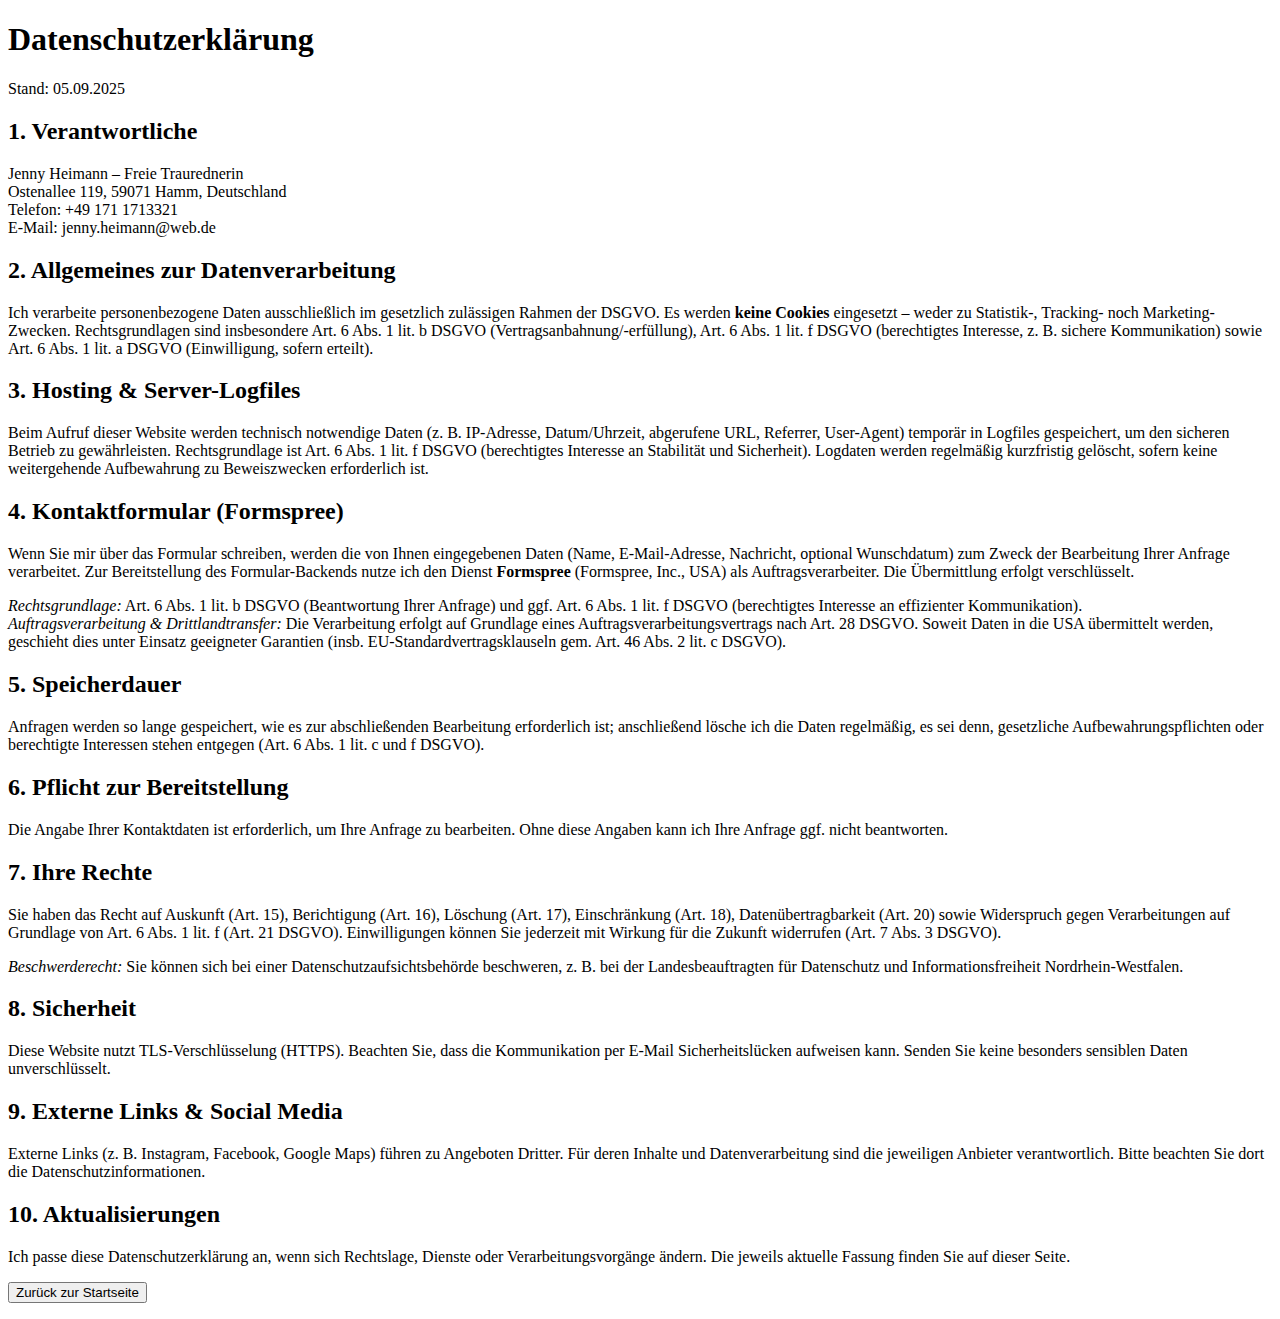
<file: datenschutz.html>
<!DOCTYPE html>
<html lang="de">
<head>
  <meta charset="utf-8">
  <title>Datenschutzerklärung – Jenny Heimann</title>
  <meta name="viewport" content="width=device-width, initial-scale=1">
</head>
<body>
  <h1>Datenschutzerklärung</h1>
  <p>Stand: 05.09.2025</p>

  <h2>1. Verantwortliche</h2>
  <p>
    Jenny Heimann – Freie Traurednerin<br>
    Ostenallee 119, 59071 Hamm, Deutschland<br>
    Telefon: +49 171 1713321<br>
    E-Mail: jenny.heimann@web.de
  </p>

  <h2>2. Allgemeines zur Datenverarbeitung</h2>
  <p>
    Ich verarbeite personenbezogene Daten ausschließlich im gesetzlich zulässigen Rahmen der DSGVO.
    Es werden <strong>keine Cookies</strong> eingesetzt – weder zu Statistik-, Tracking- noch Marketing-Zwecken.
    Rechtsgrundlagen sind insbesondere Art. 6 Abs. 1 lit. b DSGVO (Vertragsanbahnung/-erfüllung),
    Art. 6 Abs. 1 lit. f DSGVO (berechtigtes Interesse, z. B. sichere Kommunikation) sowie Art. 6 Abs. 1 lit. a DSGVO (Einwilligung, sofern erteilt).
  </p>

  <h2>3. Hosting & Server-Logfiles</h2>
  <p>
    Beim Aufruf dieser Website werden technisch notwendige Daten (z. B. IP-Adresse, Datum/Uhrzeit, abgerufene URL, Referrer, User-Agent)
    temporär in Logfiles gespeichert, um den sicheren Betrieb zu gewährleisten.
    Rechtsgrundlage ist Art. 6 Abs. 1 lit. f DSGVO (berechtigtes Interesse an Stabilität und Sicherheit).
    Logdaten werden regelmäßig kurzfristig gelöscht, sofern keine weitergehende Aufbewahrung zu Beweiszwecken erforderlich ist.
  </p>

  <h2>4. Kontaktformular (Formspree)</h2>
  <p>
    Wenn Sie mir über das Formular schreiben, werden die von Ihnen eingegebenen Daten
    (Name, E-Mail-Adresse, Nachricht, optional Wunschdatum) zum Zweck der Bearbeitung Ihrer Anfrage verarbeitet.
    Zur Bereitstellung des Formular-Backends nutze ich den Dienst <strong>Formspree</strong> (Formspree, Inc., USA) als Auftragsverarbeiter.
    Die Übermittlung erfolgt verschlüsselt.
  </p>
  <p>
    <em>Rechtsgrundlage:</em> Art. 6 Abs. 1 lit. b DSGVO (Beantwortung Ihrer Anfrage) und ggf. Art. 6 Abs. 1 lit. f DSGVO
    (berechtigtes Interesse an effizienter Kommunikation).<br>
    <em>Auftragsverarbeitung & Drittlandtransfer:</em> Die Verarbeitung erfolgt auf Grundlage eines
    Auftragsverarbeitungsvertrags nach Art. 28 DSGVO. Soweit Daten in die USA übermittelt werden,
    geschieht dies unter Einsatz geeigneter Garantien (insb. EU-Standardvertragsklauseln gem. Art. 46 Abs. 2 lit. c DSGVO).
  </p>

  <h2>5. Speicherdauer</h2>
  <p>
    Anfragen werden so lange gespeichert, wie es zur abschließenden Bearbeitung erforderlich ist; anschließend lösche ich die Daten regelmäßig,
    es sei denn, gesetzliche Aufbewahrungspflichten oder berechtigte Interessen stehen entgegen (Art. 6 Abs. 1 lit. c und f DSGVO).
  </p>

  <h2>6. Pflicht zur Bereitstellung</h2>
  <p>
    Die Angabe Ihrer Kontaktdaten ist erforderlich, um Ihre Anfrage zu bearbeiten. Ohne diese Angaben kann ich Ihre Anfrage ggf. nicht beantworten.
  </p>

  <h2>7. Ihre Rechte</h2>
  <p>
    Sie haben das Recht auf Auskunft (Art. 15), Berichtigung (Art. 16), Löschung (Art. 17),
    Einschränkung (Art. 18), Datenübertragbarkeit (Art. 20) sowie Widerspruch gegen Verarbeitungen auf Grundlage von Art. 6 Abs. 1 lit. f (Art. 21 DSGVO).
    Einwilligungen können Sie jederzeit mit Wirkung für die Zukunft widerrufen (Art. 7 Abs. 3 DSGVO).
  </p>
  <p>
    <em>Beschwerderecht:</em> Sie können sich bei einer Datenschutzaufsichtsbehörde beschweren,
    z. B. bei der Landesbeauftragten für Datenschutz und Informationsfreiheit Nordrhein-Westfalen.
  </p>

  <h2>8. Sicherheit</h2>
  <p>
    Diese Website nutzt TLS-Verschlüsselung (HTTPS). Beachten Sie, dass die Kommunikation per E-Mail Sicherheitslücken aufweisen kann.
    Senden Sie keine besonders sensiblen Daten unverschlüsselt.
  </p>

  <h2>9. Externe Links & Social Media</h2>
  <p>
    Externe Links (z. B. Instagram, Facebook, Google Maps) führen zu Angeboten Dritter.
    Für deren Inhalte und Datenverarbeitung sind die jeweiligen Anbieter verantwortlich.
    Bitte beachten Sie dort die Datenschutzinformationen.
  </p>

  <h2>10. Aktualisierungen</h2>
  <p>
    Ich passe diese Datenschutzerklärung an, wenn sich Rechtslage, Dienste oder Verarbeitungsvorgänge ändern.
    Die jeweils aktuelle Fassung finden Sie auf dieser Seite.
  </p>

  <p>
    <button type="button" onclick="location.href='index.html#home'">Zurück zur Startseite</button>
  </p>
</body>
</html>
</file>
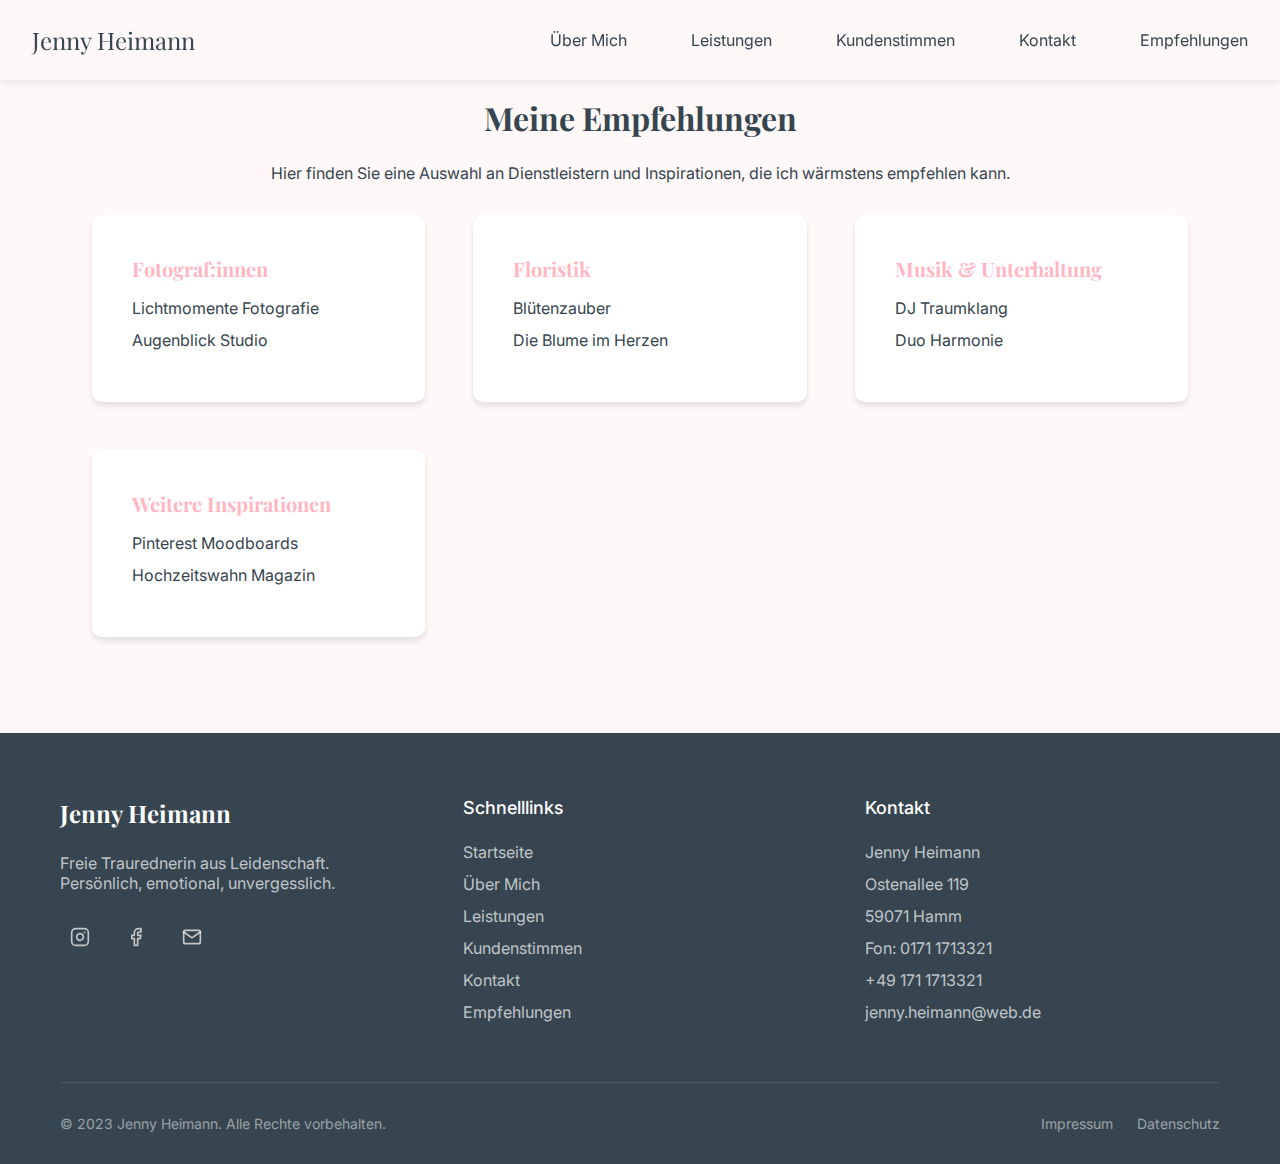
<file: Empfehlungen.html>
<!DOCTYPE html>
<html lang="de">
  <link rel="stylesheet" href="styles.css">
<head>
  <meta charset="UTF-8">
  <meta name="viewport" content="width=device-width, initial-scale=1.0">
  <meta name="description" content="Jenny Heimann - Freie Traurednerin. Persönliche und emotionale Trauzeremonien.">
  <meta name="keywords" content="Freie Traurednerin, Hochzeit, Trauzeremonie, Jenny Heimann">
  <meta name="author" content="Jenny Heimann">
  <title>Jenny Heimann - Freie Traurednerin</title>
  <link href="https://fonts.googleapis.com/css2?family=Playfair+Display:wght@400;500;600;700&display=swap" rel="stylesheet">
  <link href="https://fonts.googleapis.com/css2?family=Inter:wght@300;400;500;600&display=swap" rel="stylesheet">
</head>
<body>
  <!-- Header & Navigation -->
  <header>
    <div class="navbar">
      <a href="index.html#home" class="logo">Jenny Heimann</a>

      <nav class="nav-links">
        <a href="index.html#about">Über Mich</a>
        <a href="index.html#services">Leistungen</a>
        <a href="index.html#testimonials">Kundenstimmen</a>
        <a href="index.html#contact">Kontakt</a>
        <a href="Empfehlungen.html">Empfehlungen</a>
      </nav>

      <button class="menu-btn" id="menuBtn">
        <svg xmlns="http://www.w3.org/2000/svg" width="24" height="24" viewBox="0 0 24 24" fill="none" stroke="currentColor" stroke-width="2" stroke-linecap="round" stroke-linejoin="round"><line x1="3" y1="12" x2="21" y2="12"></line><line x1="3" y1="6" x2="21" y2="6"></line><line x1="3" y1="18" x2="21" y2="18"></line></svg>
      </button>
    </div>
  </header>

  <!-- Mobile Menu -->
  <div class="mobile-menu" id="mobileMenu">
    <button class="close-btn" id="closeBtn">
      <svg xmlns="http://www.w3.org/2000/svg" width="24" height="24" viewBox="0 0 24 24" fill="none" stroke="currentColor" stroke-width="2" stroke-linecap="round" stroke-linejoin="round"><line x1="18" y1="6" x2="6" y2="18"></line><line x1="6" y1="6" x2="18" y2="18"></line></svg>
    </button>
    <a href="#home" class="mobile-link">Startseite</a>
    <a href="#about" class="mobile-link">Über Mich</a>
    <a href="#services" class="mobile-link">Leistungen</a>
    <a href="#testimonials" class="mobile-link">Kundenstimmen</a>
    <a href="#contact" class="mobile-link">Kontakt</a>
    <a href="Empfehlungen.html">Empfehlungen</a>
  </div>





  <section class="recommendations">
    <div class="container">
      <h1 class="text-center mb-6">Meine Empfehlungen</h1>
      <p class="text-center mb-8">Hier finden Sie eine Auswahl an Dienstleistern und Inspirationen, die ich wärmstens empfehlen kann.</p>

      <div class="recommendation-grid">
        <div class="recommendation-card">
          <h3>Fotograf:innen</h3>
          <ul>
            <li><a href="https://fotograf1.de" target="_blank">Lichtmomente Fotografie</a></li>
            <li><a href="https://fotograf2.de" target="_blank">Augenblick Studio</a></li>
          </ul>
        </div>

        <div class="recommendation-card">
          <h3>Floristik</h3>
          <ul>
            <li><a href="https://blumen1.de" target="_blank">Blütenzauber</a></li>
            <li><a href="https://blumen2.de" target="_blank">Die Blume im Herzen</a></li>
          </ul>
        </div>

        <div class="recommendation-card">
          <h3>Musik & Unterhaltung</h3>
          <ul>
            <li><a href="https://dj1.de" target="_blank">DJ Traumklang</a></li>
            <li><a href="https://musikduo.de" target="_blank">Duo Harmonie</a></li>
          </ul>
        </div>

        <div class="recommendation-card">
          <h3>Weitere Inspirationen</h3>
          <ul>
            <li><a href="https://pinterest.de" target="_blank">Pinterest Moodboards</a></li>
            <li><a href="https://hochzeitswahn.de" target="_blank">Hochzeitswahn Magazin</a></li>
          </ul>
        </div>
      </div>
    </div>
  </section>

<!-- Footer -->
  <footer class="footer">
    <div class="container">
      <div class="footer-container">
        <div class="footer-column">
          <h3>Jenny Heimann</h3>
          <p class="footer-description">
            Freie Traurednerin aus Leidenschaft. Persönlich, emotional, unvergesslich.
          </p>
          <div class="social-links">
            <a href="https://www.instagram.com/traurednerin_jenny_heimann/" class="social-link" aria-label="Instagram">
              <svg xmlns="http://www.w3.org/2000/svg" viewBox="0 0 24 24" fill="none" stroke="currentColor" stroke-width="2" stroke-linecap="round" stroke-linejoin="round"><rect x="2" y="2" width="20" height="20" rx="5" ry="5"></rect><path d="M16 11.37A4 4 0 1 1 12.63 8 4 4 0 0 1 16 11.37z"></path><line x1="17.5" y1="6.5" x2="17.51" y2="6.5"></line></svg>
            </a>
            <a href="https://www.facebook.com/JennyHeimannofficial/" class="social-link" aria-label="Facebook">
              <svg xmlns="http://www.w3.org/2000/svg" viewBox="0 0 24 24" fill="none" stroke="currentColor" stroke-width="2" stroke-linecap="round" stroke-linejoin="round"><path d="M18 2h-3a5 5 0 0 0-5 5v3H7v4h3v8h4v-8h3l1-4h-4V7a1 1 0 0 1 1-1h3z"></path></svg>
            </a>
            <a href="mailto:jenny.heimann@web.de" class="social-link" aria-label="E-Mail">
              <svg xmlns="http://www.w3.org/2000/svg" viewBox="0 0 24 24" fill="none" stroke="currentColor" stroke-width="2" stroke-linecap="round" stroke-linejoin="round"><path d="M4 4h16c1.1 0 2 .9 2 2v12c0 1.1-.9 2-2 2H4c-1.1 0-2-.9-2-2V6c0-1.1.9-2 2-2z"></path><polyline points="22,6 12,13 2,6"></polyline></svg>
            </a>
          </div>
        </div>

        <div class="footer-column">
          <h4>Schnelllinks</h4>
          <nav class="footer-links">
            <a href="#home" class="footer-link">Startseite</a>
            <a href="#about" class="footer-link">Über Mich</a>
            <a href="#services" class="footer-link">Leistungen</a>
            <a href="#testimonials" class="footer-link">Kundenstimmen</a>
            <a href="#contact" class="footer-link">Kontakt</a>
            <a href="Empfehlungen.html" class="footer-link">Empfehlungen</a>
          </nav>
        </div>

        <div class="footer-column">
          <h4>Kontakt</h4>
          <address class="footer-address">
            <p>Jenny Heimann</p>
            <a href="https://www.google.com/maps/place/Ostenallee+119,+59071+Hamm,+Allemagne/@51.6909809,7.852456,81m/data=!3m1!1e3!4m6!3m5!1s0x47b976a38373e78f:0x8baa664f721cd917!8m2!3d51.6909726!4d7.8526447!16s%2Fg%2F11c21fs02n?entry=ttu&g_ep=EgoyMDI1MDMxOS4yIKXMDSoASAFQAw%3D%3D">
            <p>Ostenallee 119</p>
            <p>59071 Hamm</p>
            </a>
            <p class="mb-4">Fon: 0171 1713321</p>
            <p>
              <a href="tel:+4917117133212">+49 171 1713321</a>
            </p>
            <p>
              <a href="mailto:jenny.heimann@web.de">jenny.heimann@web.de</a>
            </p>
          </address>
        </div>
      </div>

      <div class="footer-bottom">
        <p class="footer-copyright">
          &copy; <span id="currentYear">2023</span> Jenny Heimann. Alle Rechte vorbehalten.
        </p>
        <div class="footer-legal">
          <a href="#" class="footer-legal-link">Impressum</a>
          <a href="#" class="footer-legal-link">Datenschutz</a>
        </div>
      </div>
    </div>

    <button id="backToTop" class="back-to-top" aria-label="Zum Seitenanfang">
      <svg xmlns="http://www.w3.org/2000/svg" viewBox="0 0 24 24" fill="none" stroke="currentColor" stroke-width="2" stroke-linecap="round" stroke-linejoin="round"><polyline points="18 15 12 9 6 15"></polyline></svg>
    </button>
  </footer>

</body>
</html>
</file>
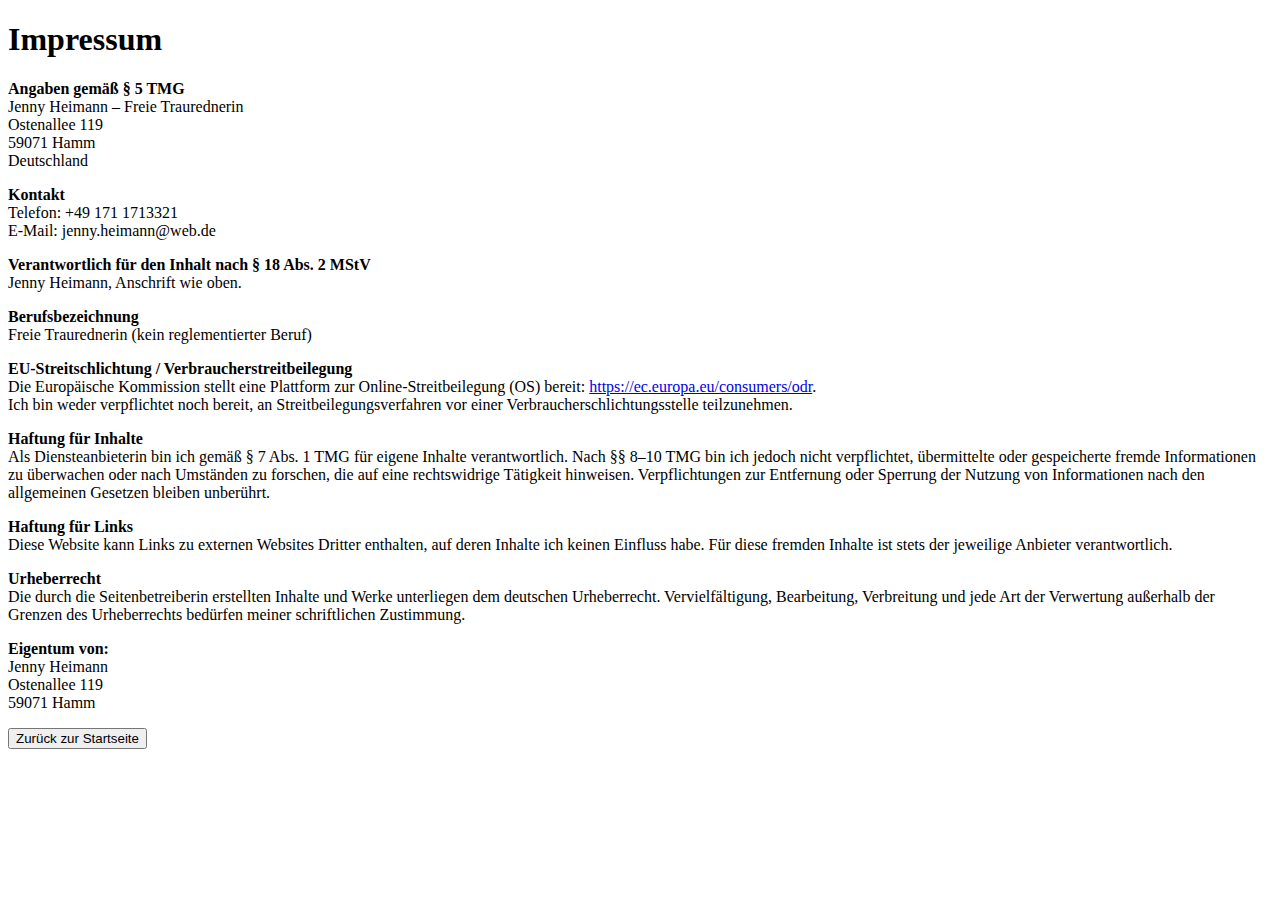
<file: impresum.html>
<!DOCTYPE html>
<html lang="de">
<head>
  <meta charset="utf-8">
  <title>Impressum – Jenny Heimann</title>
  <meta name="viewport" content="width=device-width, initial-scale=1">
</head>
<body>
  <h1>Impressum</h1>

  <p><strong>Angaben gemäß § 5 TMG</strong><br>
  Jenny Heimann – Freie Traurednerin<br>
  Ostenallee 119<br>
  59071 Hamm<br>
  Deutschland</p>

  <p><strong>Kontakt</strong><br>
  Telefon: +49 171 1713321<br>
  E-Mail: jenny.heimann@web.de</p>

  <p><strong>Verantwortlich für den Inhalt nach § 18 Abs. 2 MStV</strong><br>
  Jenny Heimann, Anschrift wie oben.</p>

  <p><strong>Berufsbezeichnung</strong><br>
  Freie Traurednerin (kein reglementierter Beruf)</p>

  <p><strong>EU-Streitschlichtung / Verbraucherstreitbeilegung</strong><br>
  Die Europäische Kommission stellt eine Plattform zur Online-Streitbeilegung (OS) bereit:
  <a href="https://ec.europa.eu/consumers/odr">https://ec.europa.eu/consumers/odr</a>.<br>
  Ich bin weder verpflichtet noch bereit, an Streitbeilegungsverfahren vor einer Verbraucherschlichtungsstelle teilzunehmen.</p>

  <p><strong>Haftung für Inhalte</strong><br>
  Als Diensteanbieterin bin ich gemäß § 7 Abs. 1 TMG für eigene Inhalte verantwortlich. Nach §§ 8–10 TMG bin ich jedoch nicht verpflichtet, übermittelte oder gespeicherte fremde Informationen zu überwachen oder nach Umständen zu forschen, die auf eine rechtswidrige Tätigkeit hinweisen. Verpflichtungen zur Entfernung oder Sperrung der Nutzung von Informationen nach den allgemeinen Gesetzen bleiben unberührt.</p>

  <p><strong>Haftung für Links</strong><br>
  Diese Website kann Links zu externen Websites Dritter enthalten, auf deren Inhalte ich keinen Einfluss habe. Für diese fremden Inhalte ist stets der jeweilige Anbieter verantwortlich.</p>

  <p><strong>Urheberrecht</strong><br>
  Die durch die Seitenbetreiberin erstellten Inhalte und Werke unterliegen dem deutschen Urheberrecht. Vervielfältigung, Bearbeitung, Verbreitung und jede Art der Verwertung außerhalb der Grenzen des Urheberrechts bedürfen meiner schriftlichen Zustimmung.</p>

  <p><strong>Eigentum von:</strong><br>
  Jenny Heimann<br>
  Ostenallee 119<br>
  59071 Hamm</p>

  <p>
    <button type="button" onclick="location.href='index.html#home'">Zurück zur Startseite</button>
  </p>
</body>
</html>
</file>
<file: styles.css>
/* styles.css */


/* Cacher par défaut (mobile/tablette) */
.desktop-only { display: none; }

/* Afficher seulement sur desktop */
@media (min-width: 1024px) {
  .about-gallery .desktop-only { display: block; }
}

@media (min-width: 768px) {
  .hero .btn-group { 
    display: none !important; 
  }
}
/* ================================
   FAQ – minimal, page-uniform look
   ================================ */

/* reset the previous FAQ card styling */
.availability-card details{
  background: transparent;
  border: 0;
  border-radius: 0;
  box-shadow: none;
  margin: 0;
}
.availability-card details + details{ margin-top: .25rem; }

/* summary row */
.availability-card summary{
  list-style: none;
  cursor: pointer;
  display: flex;
  align-items: center;
  gap: .6rem;
  padding: .85rem 0;
  font-weight: 600;
  color: var(--color-secondary);
  border-bottom: 1px solid rgba(54,69,79,.12); /* thin divider like rest */
  transition: color .2s ease, background .2s ease;
}
.availability-card details:last-of-type summary{
  border-bottom: 0; /* no divider under last item */
}

/* remove default marker, add slim chevron */
.availability-card summary::-webkit-details-marker{ display: none; }
.availability-card summary::before{
  content: "";
  width: .55rem; height: .55rem;
  border-right: 2px solid var(--color-secondary);
  border-bottom: 2px solid var(--color-secondary);
  transform: rotate(-45deg);       /* chevron ► */
  opacity: .85;
  transition: transform .2s ease, border-color .2s ease;
}
.availability-card summary:hover{
  color: rgba(54,69,79,.9);
  background: rgba(255,182,193,.08); /* very light pink hover */
}
.availability-card details[open] summary::before{
  transform: rotate(45deg);         /* chevron ▼ */
  border-color: var(--color-primary);
}

/* left accent + soft tint when open */
.availability-card details[open]{
  border-left: 3px solid var(--color-primary);
  padding-left: .75rem;
  background: rgba(255,182,193,.07);
  border-radius: .25rem;
}

/* answer text */
.availability-card details p{
  margin: 0;
  padding: .5rem 0 1rem 1.35rem;  /* indent to align with chevron */
  line-height: 1.6;
  color: rgba(54,69,79,.8);
}

/* heading spacing (match other cards) */
.availability-card .availability-title{
  margin-bottom: .75rem;
}


/*=============================================
  Variables & Reset
=============================================*/
:root {
    --color-primary: #FFB6C1;
    --color-secondary: #36454F;
    --color-bg: #FFF8F8;
    --color-bg-light: #FFE4E1;
    --font-sans: 'Inter', sans-serif;
    --font-serif: 'Playfair Display', serif;
  }
  
  * {
    margin: 0;
    padding: 0;
    box-sizing: border-box;
  }
  
  html {
    scroll-behavior: smooth;
  }
  
  body {
    font-family: var(--font-sans);
    color: var(--color-secondary);
    background-color: var(--color-bg);
    overflow-x: hidden;
  }
  
  /*=============================================
    Utility Classes
  =============================================*/
  .container {
    width: 90%;
    max-width: 1200px;
    margin: 0 auto;
  }
  
  .text-center {
    text-align: center;
  }
  
  .italic {
    font-style: italic;
  }
  
  /*=============================================
    Header & Navigation
  =============================================*/
  header {
    position: fixed;
    top: 0; left: 0;
    width: 100%;
    background: var(--color-bg);
    z-index: 100;
    padding: 0.75rem 1rem;
    box-shadow: 0 2px 10px rgba(0,0,0,0.1);
  }
  
  .navbar {
    display: flex;
    justify-content: space-between;
    align-items: center;
  }
  
  .logo {
    font-family: var(--font-serif);
    font-size: 1.5rem;
    color: var(--color-secondary);
  }
  
  .nav-links {
    display: none;
  }
  
  .menu-btn {
    background: none;
    border: none;
    font-size: 1.5rem;
    color: var(--color-secondary);
    cursor: pointer;
  }
  
  /* Mobile menu panel */
  .mobile-menu {
    position: fixed;
    inset: 0;
    background: var(--color-bg);
    display: flex;
    flex-direction: column;
    justify-content: center;
    align-items: center;
    transform: translateY(-100%);
    transition: transform 0.3s ease-in-out;
    z-index: 200;
  }
  .mobile-menu.active {
    transform: translateY(0);
  }
  .mobile-link {
    font-size: 1.25rem;
    margin: 1rem 0;
    color: var(--color-secondary);
  }
  .close-btn {
    position: absolute;
    top: 1rem;
    right: 1rem;
    background: none;
    border: none;
    font-size: 1.5rem;
    cursor: pointer;
  }
  
  /*=============================================
    Buttons
  =============================================*/
  .btn {
    display: inline-flex;
    align-items: center;
    justify-content: center;
    padding: 0.75rem 1.5rem;
    border-radius: 0.25rem;
    font-family: var(--font-sans);
    font-weight: 500;
    cursor: pointer;
    transition: background 0.3s;
  }
  .btn-primary {
    background: var(--color-primary);
    color: var(--color-secondary);
    border: none;
  }
  .btn-primary:hover {
    background: #FFC0CB;
  }
  .btn-outline {
    background: transparent;
    color: var(--color-secondary);
    border: 1px solid var(--color-primary);
  }
  .btn-outline:hover {
    background: rgba(255,182,193,0.2);
  }
  
  /*=============================================
    Hero Section
  =============================================*/
  .hero {
    display: flex;
    flex-direction: column;
    align-items: center;
    justify-content: center;
    padding: 6rem 1rem 4rem;
    background-color: var(--color-bg-light);
    background-size: cover;
    background-position: center top;
    color: white;
    position: relative;
  }
  .hero-overlay {
    position: absolute;
    inset: 0;
    background: rgba(255,255,255,0.6);
  }
  .hero-content {
    position: relative;
    z-index: 1;
    max-width: 600px;
  }
  .hero-subtitle {
    font-size: 0.875rem;
    text-transform: uppercase;
    letter-spacing: 0.2em;
    color: var(--color-primary);
    margin-bottom: 1rem;
  }
  .hero-title {
    font-family: var(--font-serif);
    font-size: 2rem;
    color: var(--color-secondary);
    margin-bottom: 1rem;
    text-align: center;
  }
  .hero-description {
    font-size: 1rem;
    color: rgba(54,69,79,0.8);
    margin-bottom: 2rem;
    text-align: center;
  }
  .btn-group {
    display: flex;
    flex-direction: column;
    gap: 1rem;
  }
  
  /*=============================================
    Section Defaults
  =============================================*/
  section {
    padding: 4rem 0;
  }
  .about, .contact {
    background-color: var(--color-bg);
  }
  .services, .testimonials {
    background-color: var(--color-bg-light);
  }
  
  /*=============================================
    About Section
  =============================================*/
  .about-container {
    display: flex;
    flex-direction: column;
    gap: 2rem;
  }
  .about-main-image {
    width: 100%;
    border-radius: 0.5rem;
  }
  .about-quote-box {
    display: none;
  }
  .about-gallery {
    display: grid;
    grid-template-columns: 1fr 1fr;
    gap: 0.5rem;
  }
  .about-text h3 {
    font-size: 1.5rem;
    font-family: var(--font-serif);
    margin-bottom: 1rem;
    color: var(--color-secondary);
  }
  .about-text p {
    color: rgba(54,69,79,0.8);
    margin-bottom: 1rem;
  }
  
  /*=============================================
    Services Section
  =============================================*/
  .services-grid {
    display: grid;
    grid-template-columns: 1fr;
    gap: 2rem;
  }
  .service-card {
    background: #fff;
    border-radius: 0.5rem;
    border: 1px solid var(--color-primary);
    overflow: hidden;
    text-align: center;
    transition: box-shadow 0.3s;
  }
  .service-card:hover {
    box-shadow: 0 10px 25px rgba(0,0,0,0.1);
  }
  .service-image {
    width: 100%;
    object-fit: cover;
  }
  .service-content {
    padding: 1.5rem;
  }
  .service-icon {
    width: 3rem; height: 3rem;
    margin: 0 auto 1rem;
    background: var(--color-bg-light);
    border-radius: 50%;
    display: flex;
    align-items: center;
    justify-content: center;
  }
  .service-title {
    font-size: 1.25rem;
    color: var(--color-secondary);
    margin-bottom: 1rem;
  }
  .service-description {
    color: rgba(54,69,79,0.8);
    margin-bottom: 1rem;
  }
  
  /*=============================================
    Pricing Section
  =============================================*/
  .pricing-grid {
    display: grid;
    grid-template-columns: 1fr;
    gap: 1.5rem;
    margin: 2rem 0;
  }
  .pricing-item {
    background: var(--color-bg-light);
    padding: 1rem;
    border-radius: 0.5rem;
  }
  .pricing-heading {
    font-size: 1rem;
    font-weight: 600;
    color: var(--color-secondary);
    margin-bottom: 0.5rem;
  }
  .pricing-price {
    font-size: 1.25rem;
    font-weight: 700;
    color: var(--color-secondary);
    margin-bottom: 0.5rem;
  }
  .pricing-desc {
    font-size: 0.875rem;
    color: rgba(54,69,79,0.8);
  }
  
  /*=============================================
    Testimonials Section
  =============================================*/
  .testimonial-card {
    background: #fff;
    padding: 2rem;
    border-radius: 0.5rem;
    box-shadow: 0 4px 20px rgba(0,0,0,0.1);
    max-width: 800px;
    margin: 0 auto 2rem;
  }
  .testimonial-text {
    font-family: var(--font-serif);
    font-style: italic;
    font-size: 1rem;
    color: rgba(54,69,79,0.8);
    margin-bottom: 1.5rem;
  }
  .testimonial-author {
    text-align: center;
  }
  .testimonial-name {
    font-weight: 500;
    color: var(--color-secondary);
  }
  .testimonial-date {
    font-size: 0.75rem;
    color: rgba(54,69,79,0.6);
  }
  
  /*=============================================
    Contact Section
  =============================================*/
  .contact-container {
    display: flex;
    flex-direction: column;
    gap: 2rem;
  }
  .contact-form-container,
  .contact-info-card,
  .availability-card {
    background: #fff;
    padding: 1.5rem;
    border-radius: 0.5rem;
    border: 1px solid var(--color-primary);
    box-shadow: 0 4px 10px rgba(0,0,0,0.05);
  }
  .contact-form-title,
  .contact-info-title,
  .availability-title {
    font-family: var(--font-serif);
    color: var(--color-secondary);
    margin-bottom: 1rem;
    font-size: 1.25rem;
  }
  .form-group {
    display: flex;
    flex-direction: column;
    margin-bottom: 1rem;
  }
  .form-label {
    font-size: 0.875rem;
    color: rgba(54,69,79,0.8);
    margin-bottom: 0.25rem;
  }
  .form-input,
  .form-textarea {
    padding: 0.5rem 1rem;
    border: 1px solid var(--color-primary);
    border-radius: 0.25rem;
    font-family: var(--font-sans);
  }
  .form-input:focus,
  .form-textarea:focus {
    outline: none;
    box-shadow: 0 0 0 2px var(--color-primary);
  }
  
  /*=============================================
    Footer
  =============================================*/
  .footer {
    background: var(--color-secondary);
    color: white;
    padding: 3rem 1rem 2rem;
  }
  .footer-container {
    display: flex;
    flex-direction: column;
    gap: 2rem;
  }
  .footer-column h3,
  .footer-column h4 {
    font-family: var(--font-serif);
    color: white;
  }
  .footer-links,
  .social-links {
    display: flex;
    flex-wrap: wrap;
    gap: 1rem;
  }
  .footer-link,
  .social-link,
  .footer-address a {
    color: rgba(255,255,255,0.7);
  }
  .footer-link:hover,
  .social-link:hover,
  .footer-address a:hover {
    color: var(--color-primary);
  }
  
  /*=============================================
    Back to Top
  =============================================*/
  .back-to-top {
    position: fixed;
    bottom: 1.5rem; right: 1.5rem;
    background: var(--color-secondary);
    color: white;
    width: 3rem; height: 3rem;
    border-radius: 50%;
    display: flex;
    align-items: center;
    justify-content: center;
    box-shadow: 0 4px 10px rgba(0,0,0,0.2);
    opacity: 0;
    transition: opacity 0.3s;
  }
  .back-to-top.show {
    opacity: 1;
  }
  
  /*=============================================
    Media Queries
  =============================================*/
  
  /* Small phones (481px and up) */
  @media (min-width: 481px) {
    header {
      padding: 1rem 2rem;
    }
    .btn-group {
      flex-direction: row;
    }
    .about-gallery {
      grid-template-columns: repeat(2, 1fr);
    }
  }
  
  /* Tablets / small desktops (769px and up) */
  @media (min-width: 769px) {
    .nav-links {
      display: flex;
      gap: 2rem;
    }
    .menu-btn {
      display: none;
    }
    .hero-title {
      font-size: 2.5rem;
    }
    .services-grid {
      grid-template-columns: repeat(2, 1fr);
    }
    .pricing-grid {
      grid-template-columns: repeat(2, 1fr);
    }
    .contact-container {
      flex-direction: row;
    }
    .footer-container {
      flex-direction: row;
      justify-content: space-between;
    }
  }
  
  /* Laptops / large desktops (1025px and up) */
  @media (min-width: 1025px) {
    .hero-title {
      font-size: 3rem;
    }
    section {
      padding: 6rem 0;
    }
    .about-container {
      flex-direction: row;
      gap: 4rem;
    }
    .services-grid {
      grid-template-columns: repeat(3, 1fr);
    }
  }
  
----------------------
.recommendations {
  padding: 4rem 0;
}

.recommendation-grid {
  display: grid;
  gap: 2rem;
  grid-template-columns: repeat(auto-fit, minmax(250px, 1fr));
}

.recommendation-card {
  background: white;
  padding: 2rem;
  border-radius: 10px;
  box-shadow: 0 4px 6px rgba(0, 0, 0, 0.1);
}

.recommendation-card h3 {
  color: #FFB6C1;
  margin-bottom: 1rem;
  font-size: 1.25rem;
}

.recommendation-card ul {
  list-style: none;
  padding: 0;
}

.recommendation-card li {
  margin-bottom: 0.75rem;
}

.recommendation-card a {
  color: #36454F;
  text-decoration: none;
  transition: color 0.3s ease;
}

.recommendation-card a:hover {
  color: #FFB6C1;
}

.image-placeholder {
  width: 100%;
  aspect-ratio: 1;
  background: #FFE4E1;
  border-radius: 8px;
  margin-bottom: 1rem;
}

/* Mobile optimizations */
@media (max-width: 768px) {
  .hero-title {
    font-size: 2rem;
  }
  
  .navbar {
    padding: 0 1rem;
  }
  
  .recommendation-grid {
    grid-template-columns: 1fr;
  }
}

/* Desktop optimizations */
@media (min-width: 1024px) {
  .recommendation-grid {
    gap: 3rem;
    padding: 0 2rem;
  }
  
  .recommendation-card {
    padding: 2.5rem;
  }
}

---------------------
.pricing-heading {
    font-weight: 600;
    font-size: 1.125rem;
    margin-bottom: 0.5rem;
    color: #36454F;
  }
  
  .pricing-price {
    font-size: 1.5rem;
    font-weight: 700;
    color: #36454F;
    margin-bottom: 0.5rem;
  }
  
  .pricing-desc {
    font-size: 0.95rem;
    color: rgba(54, 69, 79, 0.8);
    margin-bottom: 1rem;
  }
  
  .pricing-additional h4 {
    font-size: 1.25rem;
    margin: 1.5rem 0 1rem;
    color: #36454F;
    text-align: center;
  }
  
  .pricing-list {
    list-style: disc;
    padding-left: 1.5rem;
    line-height: 1.6;
    color: rgba(54, 69, 79, 0.8);
  }

#home {
  background-color: #f0f0f0; /* Couleur de fond */
  background-image: url('/images/Jenny_at_weding.webp'), linear-gradient(rgba(0, 0, 0, 0.5), rgba(0, 0, 0, 0.5)); /* Chemin vers votre image et overlay sombre */
  background-size: cover; /* Ajuste l'image pour couvrir tout l'élément */
  background-position: center top; /* Positionne le centre de l'image plus bas */
  background-repeat: no-repeat; /* Empêche la répétition de l'image */
  height: 1vh; /* Hauteur de l'élément pour démonstration */
  display: flex;
  justify-content: center;
  align-items: center;
  color: white; /* Couleur du texte pour contraste */
}
------------------------------------
* {
    margin: 0;
    padding: 0;
    box-sizing: border-box;
}

html {
    scroll-behavior: smooth;
}

body {
    font-family: 'Inter', sans-serif;
    color: #36454F;
    background-color: #FFF8F8;
    overflow-x: hidden;
}

h1, h2, h3, h4, h5, h6 {
    font-family: 'Playfair Display', serif;
}

a {
    text-decoration: none;
    color: inherit;
}

.container {
    width: 100%;
    max-width: 1200px;
    margin: 0 auto;
    padding: 0 20px;
}

.text-center {
    text-align: center;
}

.italic {
    font-style: italic;
}

.mb-4 {
    margin-bottom: 1rem;
}

.mb-6 {
    margin-bottom: 1.5rem;
}

.mb-8 {
    margin-bottom: 2rem;
}

header {
    position: fixed;
    top: 0;
    left: 0;
    width: 100%;
    padding: 1.5rem 2rem;
    z-index: 100;
    background-color: #FFF8F8;
    box-shadow: 0 2px 10px rgba(0, 0, 0, 0.1);
    box-sizing: border-box;
}

.navbar {
    display: flex;
    justify-content: space-between;
    align-items: center;
}

.logo {
    font-family: 'Playfair Display', serif;
    font-size: 1.5rem;
    color: #36454F;
}

.nav-links {
    display: none;

}

.nav-links a {
    margin-left: 2rem;
    color: #36454F;
    transition: color 0.3s;
}

.nav-links a:hover {
    color: #FFB6C1;
}

.menu-btn {
    background: none;
    border: none;
    font-size: 1.5rem;
    color: #36454F;
    cursor: pointer;
}

.mobile-menu {
    position: fixed;
    top: 0;
    left: 0;
    width: 100%;
    height: 100vh;
    background-color: #FFF8F8;
    display: flex;
    flex-direction: column;
    justify-content: center;
    align-items: center;
    z-index: 200;
    transform: translateY(-100%);
    transition: transform 0.3s;
}

.mobile-menu.active {
    transform: translateY(0);
}

.mobile-menu a {
    margin: 1rem 0;
    font-size: 1.25rem;
    color: #36454F;
}

.close-btn {
    position: absolute;
    top: 2rem;
    right: 2rem;
    background: none;
    border: none;
    font-size: 1.5rem;
    color: #36454F;
    cursor: pointer;
}

.hero {
    min-height: 100vh;
    position: relative;
    display: flex;
    align-items: center;
    justify-content: center;
    padding: 100px 0 80px;
    background-color: #FFE4E1;
}

.hero-overlay {
    position: absolute;
    top: 0;
    left: 0;
    width: 100%;
    height: 100%;
    background-color: rgba(255, 255, 255, 0.6);
}

.hero-content {
    position: relative;
    z-index: 10;
    max-width: 800px;
    padding: 0 20px;
}

.hero-subtitle {
    font-size: 0.875rem;
    text-transform: uppercase;
    letter-spacing: 0.2em;
    color: #FFB6C1;
    margin-bottom: 1rem;
}

.hero-title {
    font-size: 2.5rem;
    margin-bottom: 1.5rem;
    color: #36454F;
}

.hero-description {
    font-size: 1.125rem;
    color: rgba(54, 69, 79, 0.8);
    margin-bottom: 2rem;
    max-width: 600px;
    margin-left: auto;
    margin-right: auto;
}

.btn-group {
    display: flex;
    flex-direction: column;
    align-items: center;
    gap: 1rem;
}

.btn {
    display: inline-flex;
    align-items: center;
    justify-content: center;
    padding: 0.75rem 1.5rem;
    font-family: 'Inter', sans-serif;
    font-weight: 500;
    border-radius: 0.25rem;
    transition: all 0.3s;
    cursor: pointer;
}

.btn-primary {
    background-color: #FFB6C1;
    color: #36454F;
    border: none;
}

.btn-primary:hover {
    background-color: #FFC0CB;
}

.btn-outline {
    background-color: transparent;
    color: #36454F;
    border: 1px solid #FFB6C1;
}

.btn-outline:hover {
    background-color: rgba(255, 182, 193, 0.1);
}

.hero-images {
    position: absolute;
    bottom: 4rem;
    left: 0;
    right: 0;
    width: 100%;
    max-width: 800px;
    margin: 0 auto;
    display: grid;
    grid-template-columns: repeat(5, 1fr);
    gap: 1rem;
    padding: 0 20px;
}

.hero-images img {
    width: 100%;
    height: 6rem;
    object-fit: cover;
    border-radius: 0.5rem;
    box-shadow: 0 4px 10px rgba(0, 0, 0, 0.1);
}

.about {
    padding: 4rem 0;
    background-color: #FFF8F8;
}

.quote {
    font-family: 'Playfair Display', serif;
    font-style: italic;
    font-size: 1.25rem;
    color: #FFB6C1;
}

.about-container {
    display: flex;
    flex-direction: column;
    gap: 3rem;
    margin-top: 2rem;
}

.about-image-container {
    position: relative;
    overflow: visible;
    padding-bottom: 2rem;
}

.about-main-image {
    width: 100%;
    border-radius: 0.5rem;
    box-shadow: 0 4px 20px rgba(0, 0, 0, 0.1);
}

.about-quote-box {
    position: absolute;
    bottom: -1.25rem;
    right: -1.25rem;
    background-color: #FFB6C1;
    padding: 1rem;
    border-radius: 0.5rem;
    box-shadow: 0 4px 10px rgba(0, 0, 0, 0.1);
    max-width: 250px;
    display: block;
}

.about-quote-text {
    font-style: italic;
    font-size: 0.875rem;
    color: rgba(54, 69, 79, 0.8);
    font-family: 'Playfair Display', serif;
}

.about-gallery {
    display: grid;
    grid-template-columns: repeat(2, 1fr);
    gap: 0.75rem;
    margin-top: 1.5rem;
}

.about-gallery img {
    width: 100%;
    height: 10rem;
    object-fit: cover;
    border-radius: 0.5rem;
    box-shadow: 0 4px 10px rgba(0, 0, 0, 0.1);
}

.about-text {
    display: flex;
    flex-direction: column;
    gap: 1rem;
    color: rgba(54, 69, 79, 0.8);
}

.about-text h3 {
    font-size: 1.5rem;
    color: #36454F;
    margin-bottom: 1rem;
}

.contact-box {
    margin-top: 2rem;
    padding: 1rem;
    background-color: #FFE4E1;
    border: 1px solid #FFB6C1;
    border-radius: 0.5rem;
}

.contact-box h4 {
    font-size: 1.25rem;
    margin-bottom: 0.5rem;
}

.contact-info {
    margin-top: 4rem;
    text-align: center;
}

.contact-info h3 {
    font-size: 1.25rem;
    margin-bottom: 1.5rem;
}

.contact-details {
    display: flex;
    flex-direction: column;
    align-items: center;
    gap: 1rem;
}

.services {
    padding: 4rem 0;
    background-color: #FFE4E1;
}

.services-header {
    text-align: center;
    max-width: 800px;
    margin: 0 auto 4rem;
}

.services-subtitle {
    font-size: 0.875rem;
    text-transform: uppercase;
    letter-spacing: 0.2em;
    color: #FFB6C1;
    margin-bottom: 1rem;
}

.services-title {
    font-size: 2rem;
    margin-bottom: 1.5rem;
    color: #36454F;
}

.services-description {
    color: rgba(54, 69, 79, 0.8);
}

.services-grid {
    display: grid;
    grid-template-columns: 1fr;
    gap: 2rem;
    margin-bottom: 4rem;
}

.service-card {
    background-color: #FFFFFF;
    border-radius: 0.5rem;
    border: 1px solid #FFB6C1;
    overflow: hidden;
    display: flex;
    flex-direction: column;
    align-items: center;
    text-align: center;
    transition: box-shadow 0.3s;
}

.service-card:hover {
    box-shadow: 0 10px 25px rgba(0, 0, 0, 0.1);
}

.service-image {
    width: 100%;
    height: 12rem;
    object-fit: cover;
}

.service-content {
    padding: 2rem;
}

.service-icon {
    margin-bottom: 1.5rem;
    width: 3rem;
    height: 3rem;
    display: flex;
    align-items: center;
    justify-content: center;
    background-color: #FFE4E1;
    border-radius: 9999px;
    margin-left: auto;
    margin-right: auto;
}

.service-icon svg {
    width: 1.5rem;
    height: 1.5rem;
    fill: none;
    stroke: #FFB6C1;
    stroke-width: 2;
}

.service-title {
    font-size: 1.25rem;
    margin-bottom: 1rem;
    color: #36454F;
}

.service-description {
    color: rgba(54, 69, 79, 0.8);
    margin-bottom: 1.5rem;
}

.pricing-box {
    max-width: 800px;
    margin: 0 auto;
    padding: 2rem;
    background-color: #FFFFFF;
    border-radius: 0.5rem;
    border: 1px solid #FFB6C1;
    box-shadow: 0 4px 10px rgba(0, 0, 0, 0.05);
}

.pricing-title {
    font-size: 1.5rem;
    margin-bottom: 1rem;
    color: #36454F;
    text-align: center;
}

.pricing-grid {
    display: grid;
    grid-template-columns: 1fr;
    gap: 1.5rem;
    margin-bottom: 1.5rem;
}

.pricing-item {
    padding: 1rem;
    background-color: #FFE4E1;
    border-radius: 0.5rem;
}

.pricing-item p:first-child {
    font-weight: 600;
    margin-bottom: 0.5rem;
}

.testimonials {
    padding: 4rem 0;
    background-color: #FFE4E1;
}

.testimonials-header {
    text-align: center;
    max-width: 800px;
    margin: 0 auto 4rem;
}

.testimonials-subtitle {
    font-size: 0.875rem;
    text-transform: uppercase;
    letter-spacing: 0.2em;
    color: #FFB6C1;
    margin-bottom: 1rem;
}

.testimonials-title {
    font-size: 2rem;
    margin-bottom: 1.5rem;
    color: #36454F;
}

.testimonial-card {
    position: relative;
    max-width: 800px;
    margin: 0 auto 3rem;
    background-color: #FFFFFF;
    border-radius: 0.5rem;
    padding: 2rem 1.5rem;
    box-shadow: 0 4px 20px rgba(0, 0, 0, 0.08);
}

.testimonial-content {
    position: relative;
    z-index: 1;
}

.testimonial-text {
    font-size: 1.125rem;
    line-height: 1.6;
    color: rgba(54, 69, 79, 0.8);
    font-family: 'Playfair Display', serif;
    font-style: italic;
    margin-bottom: 2rem;
}

.testimonial-author {
    display: flex;
    flex-direction: column;
    align-items: center;
}

.testimonial-divider {
    width: 3rem;
    height: 1px;
    background-color: #FFB6C1;
    margin-bottom: 1rem;
}

.testimonial-name {
    font-weight: 500;
    color: #36454F;
}

.testimonial-date {
    font-size: 0.875rem;
    color: rgba(54, 69, 79, 0.6);
}

.testimonials-nav {
    display: flex;
    justify-content: center;
    align-items: center;
    gap: 1rem;
}

.testimonial-nav-btn {
    display: flex;
    align-items: center;
    justify-content: center;
    width: 2.5rem;
    height: 2.5rem;
    background-color: #FFFFFF;
    border: 1px solid #FFB6C1;
    border-radius: 9999px;
    color: #36454F;
    cursor: pointer;
    transition: background-color 0.3s;
}

.testimonial-nav-btn:hover {
    background-color: #FFE4E1;
}

.testimonial-indicators {
    display: flex;
    gap: 0.5rem;
}

.testimonial-dot {
    width: 0.5rem;
    height: 0.5rem;
    border-radius: 9999px;
    background-color: #FFB6C1;
    cursor: pointer;
    transition: all 0.3s;
}

.testimonial-dot.active {
    background-color: #FFC0CB;
    transform: scale(1.25);
}

.contact {
    padding: 4rem 0;
    background-color: #FFF8F8;
}

.contact-header {
    text-align: center;
    max-width: 800px;
    margin: 0 auto 4rem;
}

.contact-subtitle {
    font-size: 0.875rem;
    text-transform: uppercase;
    letter-spacing: 0.2em;
    color: #FFB6C1;
    margin-bottom: 1rem;
}

.contact-title {
    font-size: 2rem;
    margin-bottom: 1.5rem;
    color: #36454F;
}

.contact-description {
    color: rgba(54, 69, 79, 0.8);
}

.contact-container {
    display: grid;
    grid-template-columns: 1fr;
    gap: 3rem;
}

.contact-form-container {
    background-color: #FFFFFF;
    border-radius: 0.5rem;
    padding: 2rem;
    box-shadow: 0 4px 20px rgba(0, 0, 0, 0.08);
    border: 1px solid #FFB6C1;
}

.contact-form-title {
    font-size: 1.5rem;
    margin-bottom: 1.5rem;
    color: #36454F;
}

.contact-form {
    display: flex;
    flex-direction: column;
    gap: 1.5rem;
}

.form-group {
    display: flex;
    flex-direction: column;
    gap: 0.5rem;
}

.form-label {
    font-size: 0.875rem;
    font-weight: 500;
    color: rgba(54, 69, 79, 0.8);
}

.form-input,
.form-textarea {
    width: 100%;
    padding: 0.75rem 1rem;
    border: 1px solid #FFB6C1;
    border-radius: 0.25rem;
    font-family: 'Inter', sans-serif;
    transition: all 0.3s;
}

.form-input:focus,
.form-textarea:focus {
    outline: none;
    border-color: transparent;
    box-shadow: 0 0 0 2px #FFB6C1;
}

.form-textarea {
    resize: vertical;
    min-height: 8rem;
}

.contact-info-container {
    display: flex;
    flex-direction: column;
    gap: 2rem;
}

.contact-info-card {
    background-color: #FFE4E1;
    border-radius: 0.5rem;
    padding: 2rem;
    box-shadow: 0 4px 10px rgba(0, 0, 0, 0.05);
    border: 1px solid #FFB6C1;
}

.contact-info-title {
    font-size: 1.5rem;
    margin-bottom: 1.5rem;
    color: #36454F;
}

.contact-info-item {
    display: flex;
    align-items: center;
    gap: 1rem;
    margin-bottom: 1.5rem;
}

.contact-info-icon {
    display: flex;
    align-items: center;
    justify-content: center;
    width: 3rem;
    height: 3rem;
    background-color: #FFB6C1;
    border-radius: 9999px;
    flex-shrink: 0;
}

.contact-info-icon svg {
    width: 1.25rem;
    height: 1.25rem;
    stroke: #36454F;
}

.contact-info-content h4 {
    font-size: 0.875rem;
    color: rgba(54, 69, 79, 0.6);
    margin-bottom: 0.25rem;
}

.contact-info-content a {
    color: #36454F;
    transition: color 0.3s;
}

.contact-info-content a:hover {
    color: #FFB6C1;
}

.availability-card {
    background-color: #FFE4E1;
    border-radius: 0.5rem;
    padding: 2rem;
    box-shadow: 0 4px 10px rgba(0, 0, 0, 0.05);
    border: 1px solid #FFB6C1;
}

.availability-title {
    font-size: 1.5rem;
    margin-bottom: 1rem;
    color: #36454F;
}

.availability-description {
    margin-bottom: 1.5rem;
    color: rgba(54, 69, 79, 0.8);
}

.footer {
    background-color: #36454F;
    color: #FFFFFF;
    padding: 4rem 0 2rem;
}

.footer-container {
    display: grid;
    grid-template-columns: 1fr;
    gap: 3rem;
}

.footer-column:first-child h3 {
    font-size: 1.5rem;
    margin-bottom: 1.5rem;
}

.footer-description {
    color: rgba(255, 255, 255, 0.7);
    margin-bottom: 1.5rem;
}

.social-links {
    display: flex;
    gap: 1rem;
}

.social-link {
    display: flex;
    align-items: center;
    justify-content: center;
    width: 2.5rem;
    height: 2.5rem;
    border-radius: 9999px;
    color: rgba(255, 255, 255, 0.7);
    transition: color 0.3s;
}

.social-link:hover {
    color: #FFB6C1;
}

.social-link svg {
    width: 1.25rem;
    height: 1.25rem;
}

.footer-column h4 {
    font-family: 'Inter', sans-serif;
    font-weight: 500;
    font-size: 1.125rem;
    margin-bottom: 1.5rem;
}

.footer-links {
    display: flex;
    flex-direction: column;
    gap: 0.75rem;
}

.footer-link {
    color: rgba(255, 255, 255, 0.7);
    transition: color 0.3s;
    display: inline-block;
}

.footer-link:hover {
    color: #FFB6C1;
}

.footer-address {
    font-style: normal;
    color: rgba(255, 255, 255, 0.7);
}

.footer-address p {
    margin-bottom: 0.75rem;
}

.footer-address a {
    color: rgba(255, 255, 255, 0.7);
    transition: color 0.3s;
    display: inline-block;
}

.footer-address a:hover {
    color: #FFB6C1;
}

.footer-bottom {
    margin-top: 3rem;
    padding-top: 2rem;
    border-top: 1px solid rgba(255, 255, 255, 0.1);
    display: flex;
    flex-direction: column;
    align-items: center;
    gap: 1rem;
}

.footer-copyright {
    color: rgba(255, 255, 255, 0.5);
    font-size: 0.875rem;
}

.footer-legal {
    display: flex;
    gap: 1.5rem;
}

.footer-legal-link {
    color: rgba(255, 255, 255, 0.5);
    font-size: 0.875rem;
    transition: color 0.3s;
}

.footer-legal-link:hover {
    color: #FFFFFF;
}

.back-to-top {
    position: fixed;
    bottom: 2rem;
    right: 2rem;
    background-color: #36454F;
    color: #FFFFFF;
    width: 3rem;
    height: 3rem;
    border-radius: 9999px;
    display: flex;
    align-items: center;
    justify-content: center;
    box-shadow: 0 4px 10px rgba(0, 0, 0, 0.2);
    cursor: pointer;
    transition: background-color 0.3s;
    z-index: 50;
}

.back-to-top:hover {
    background-color: #FFB6C1;
}

.back-to-top svg {
    width: 1.25rem;
    height: 1.25rem;
}

@media (min-width: 640px) {
    .hero-title {
        font-size: 3rem;
    }

    .btn-group {
        flex-direction: row;
    }

    .about-quote-box {
        display: block;
    }

    .pricing-grid {
        grid-template-columns: repeat(2, 1fr);
    }
}

@media (min-width: 768px) {
    .menu-btn {
        display: none;
    }

    .nav-links {
        display: flex;
    }

    .hero-title {
        font-size: 3.5rem;
    }

    .services-grid {
        grid-template-columns: repeat(3, 1fr);
    }

    .contact-container {
        grid-template-columns: 1fr 1fr;
    }

    .footer-container {
        grid-template-columns: 1fr 1fr 1fr;
    }

    .footer-bottom {
        flex-direction: row;
        justify-content: space-between;
    }
}

@media (min-width: 1024px) {
    .hero-title {
        font-size: 4rem;
    }

    .about-container {
        flex-direction: row;
    }

    .about-image-container {
        width: 50%;
    }

    .about-text {
        width: 50%;
    }
}
</file>
